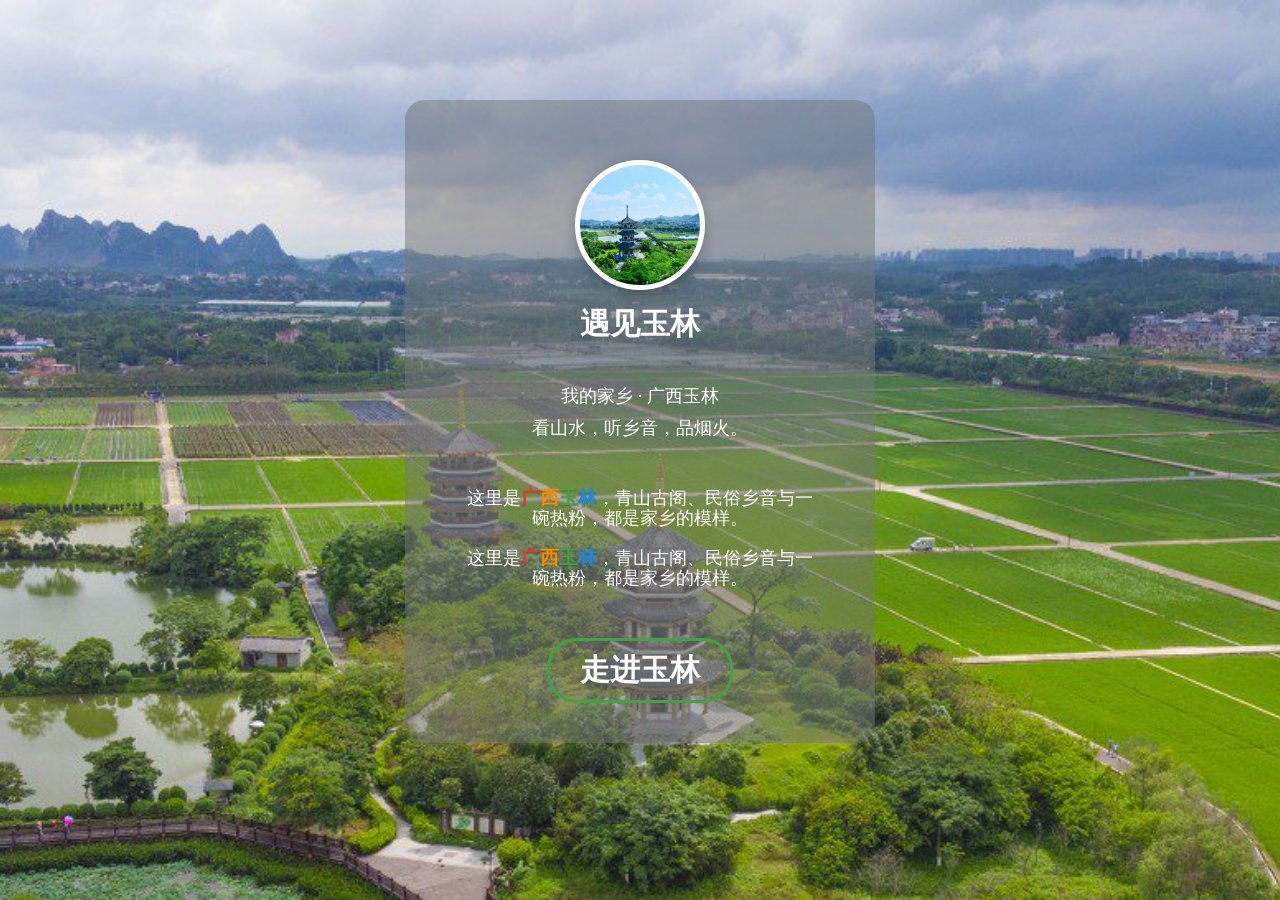
<file: index.html>
<!DOCTYPE html>
<html lang="zh-CN">
	<head>
		<meta charset="utf-8">
		<meta name="viewport" content="width=device-width, initial-scale=1">
		<title>遇见玉林 · 我的家乡广西玉林</title>
		<link rel="stylesheet" href="css/base.css" />
		<link rel="stylesheet" href="css/index.css" />
	</head>
	<body>
		<div id="bkground">
			<div class="my-information">
				<i role="img" aria-label="玉林五彩田园连理塔实景"></i>
				<h3>遇见玉林</h3>
				<h4>我的家乡 · 广西玉林</h4>
				<h5>看山水，听乡音，品烟火。</h5>
				<p>这里是<span class="colorful"><span>广</span><span>西</span><span>玉</span><span>林</span></span>，青山古阁、民俗乡音与一碗热粉，都是家乡的模样。<p style="background-color: rgba(1, 0, 0, 0);">这里是<span class="colorful"><span>广</span><span>西</span><span>玉</span><span>林</span></span>，青山古阁、民俗乡音与一碗热粉，都是家乡的模样。</p></p>
				<a href="./html/home.html">走进玉林</a>
			</div>
		</div>
	</body>
</html>
</file>
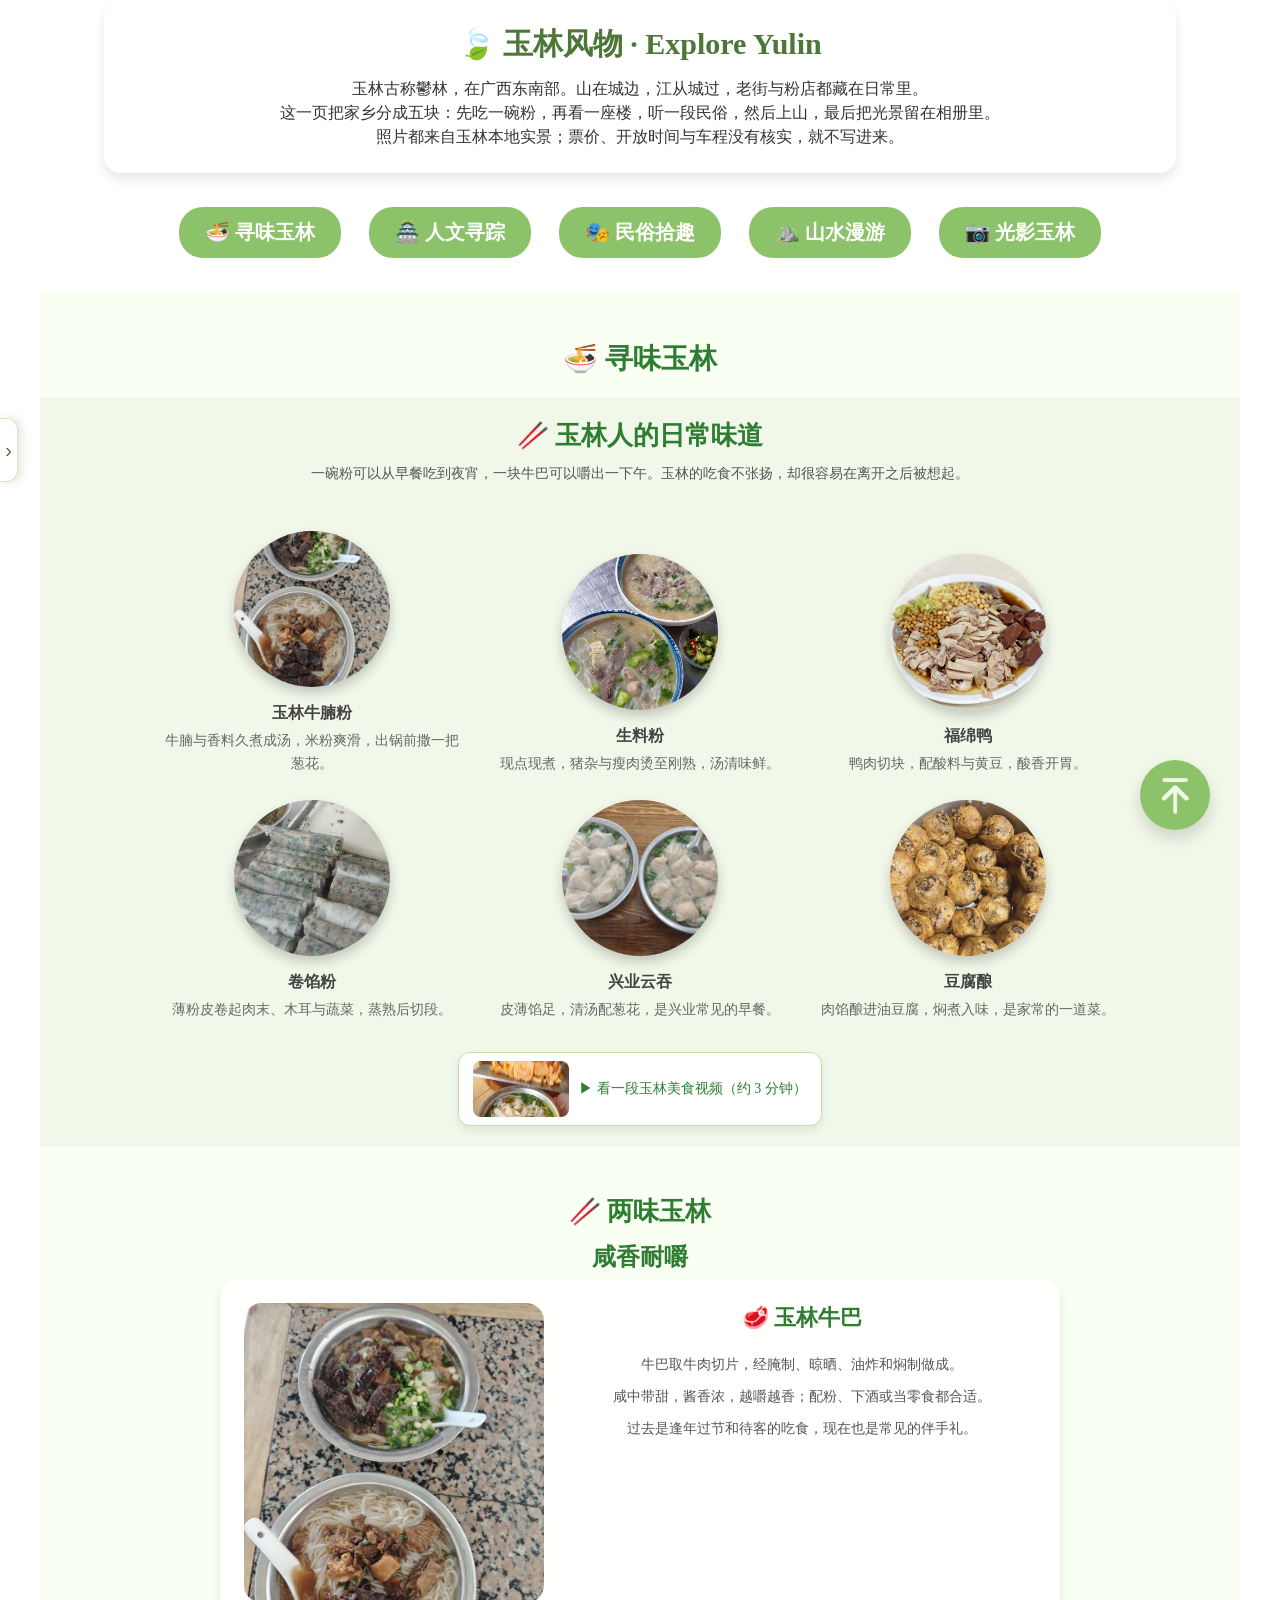
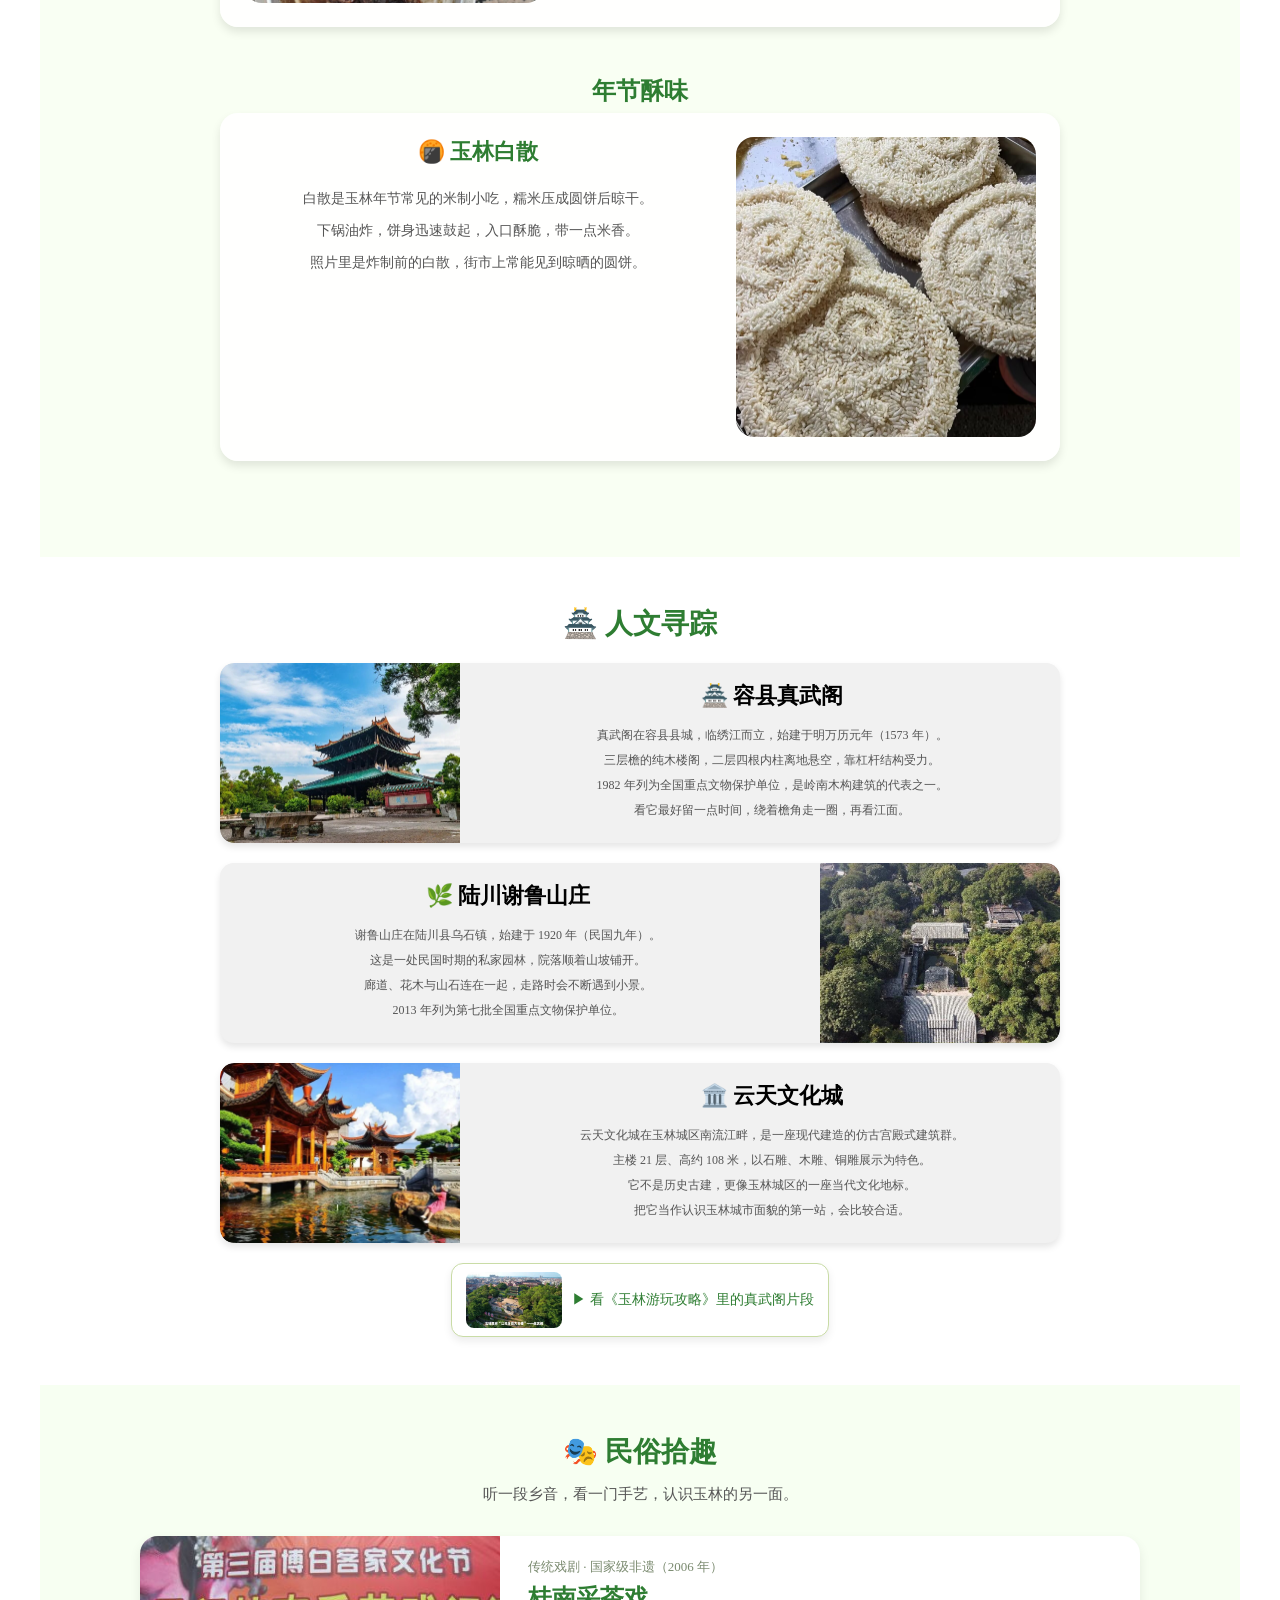
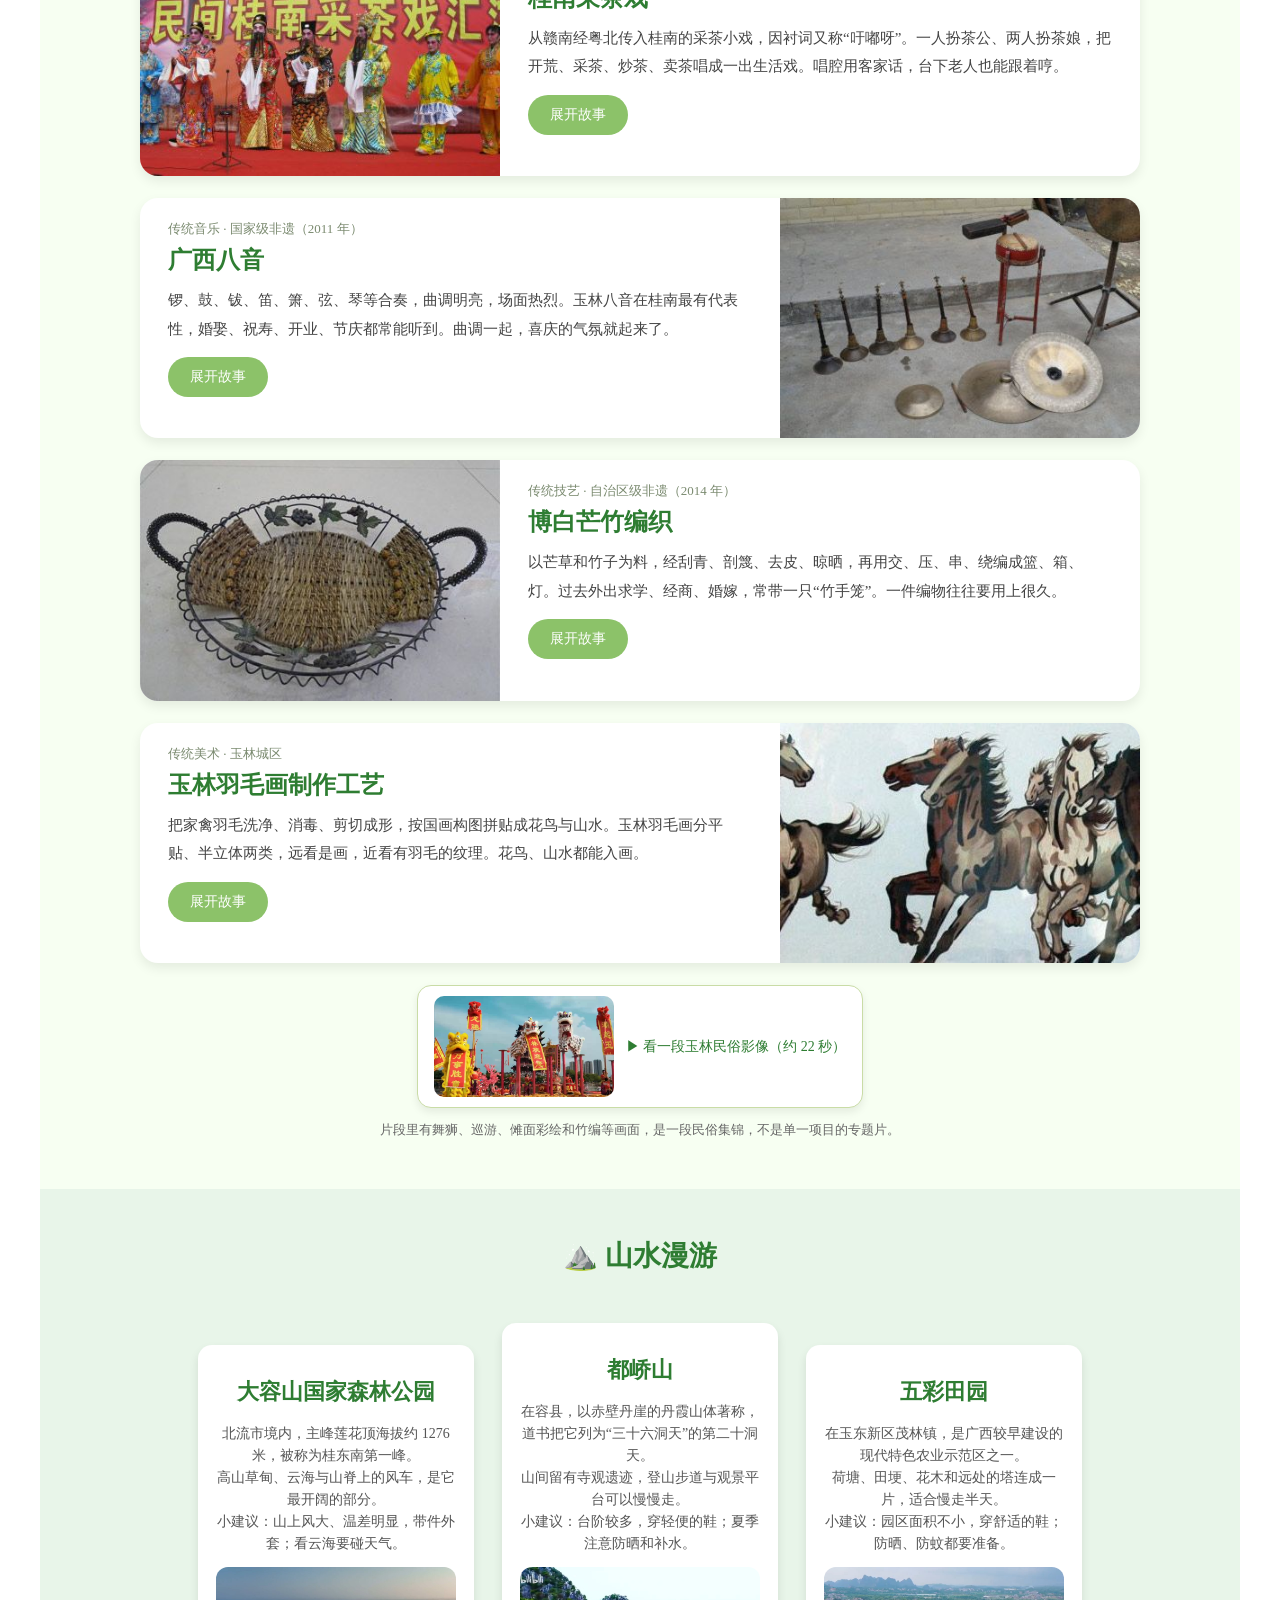
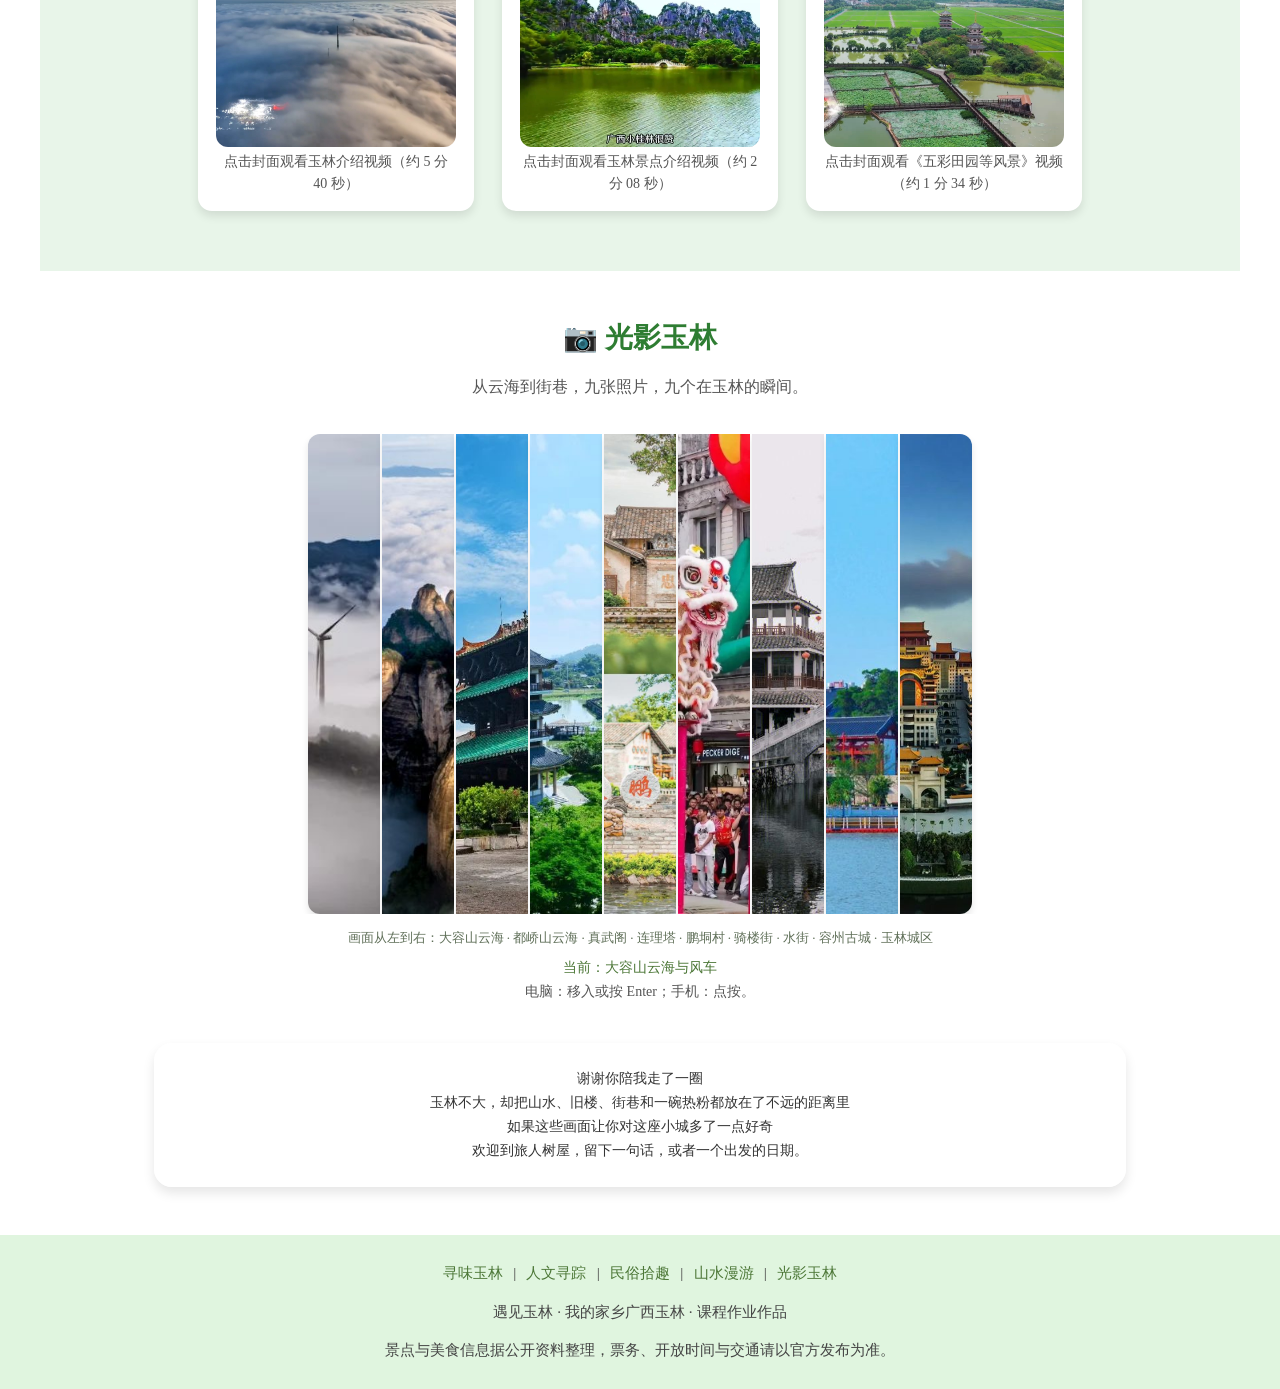
<file: html/detail.html>
<!DOCTYPE html>
<html lang="zh-CN">
	<head>
		<meta charset="utf-8">
		<meta name="viewport" content="width=device-width, initial-scale=1">
		<title>玉林风物 · 遇见玉林</title>
		<link rel="stylesheet" href="../css/base.css" />
		<link rel="stylesheet" href="../css/detail.css" />
	</head>
	<body>
		<div id="intro">
			<div class="intro-content">
				<h2>🍃 玉林风物 · Explore Yulin</h2>
				<p>玉林古称鬱林，在广西东南部。山在城边，江从城过，老街与粉店都藏在日常里。</p>
				<p>这一页把家乡分成五块：先吃一碗粉，再看一座楼，听一段民俗，然后上山，最后把光景留在相册里。</p>
				<p>照片都来自玉林本地实景；票价、开放时间与车程没有核实，就不写进来。</p>
			</div>
		</div>
		<!-- 页内导航 -->
		<div id="nav">
			<a href="#music">🍜 寻味玉林</a>
			<a href="#reading">🏯 人文寻踪</a>
			<a href="#folk">🎭 民俗拾趣</a>
			<a href="#sport">⛰️ 山水漫游</a>
			<a href="#photo">📷 光影玉林</a>
		</div>
		<!-- 寻味玉林：沿用原版圆图排列与旋转效果 -->
		<div id="music">
			<div class="main-content">
				<h2>🍜 寻味玉林</h2>
				<div class="cd-section">
					<h3>🥢 玉林人的日常味道</h3>
					<p class="cd-intro">一碗粉可以从早餐吃到夜宵，一块牛巴可以嚼出一下午。玉林的吃食不张扬，却很容易在离开之后被想起。</p>
					<div class="cd-list">
						<div class="cd-card">
							<img src="../img/yulin/玉林牛腩粉+牛巴.jpg" alt="玉林牛腩粉与牛巴" class="crop-bottom">
							<p class="song-title">玉林牛腩粉</p>
							<p class="song-desc">牛腩与香料久煮成汤，米粉爽滑，出锅前撒一把葱花。</p>
						</div>
						<div class="cd-card">
							<img src="../img/yulin/生料粉.jpg" alt="玉林生料粉">
							<p class="song-title">生料粉</p>
							<p class="song-desc">现点现煮，猪杂与瘦肉烫至刚熟，汤清味鲜。</p>
						</div>
						<div class="cd-card">
							<img src="../img/yulin/福绵鸭.jpg" alt="福绵鸭">
							<p class="song-title">福绵鸭</p>
							<p class="song-desc">鸭肉切块，配酸料与黄豆，酸香开胃。</p>
						</div>
						<div class="cd-card">
							<img src="../img/yulin/卷馅粉.jpg" alt="玉林卷馅粉">
							<p class="song-title">卷馅粉</p>
							<p class="song-desc">薄粉皮卷起肉末、木耳与蔬菜，蒸熟后切段。</p>
						</div>
						<div class="cd-card">
							<img src="../img/yulin/兴业云吞.jpg" alt="兴业云吞">
							<p class="song-title">兴业云吞</p>
							<p class="song-desc">皮薄馅足，清汤配葱花，是兴业常见的早餐。</p>
						</div>
						<div class="cd-card">
							<img src="../img/yulin/豆腐酿.jpg" alt="玉林豆腐酿">
							<p class="song-title">豆腐酿</p>
							<p class="song-desc">肉馅酿进油豆腐，焖煮入味，是家常的一道菜。</p>
						</div>
					</div>
					<p class="video-link">
						<a href="../img/yulin/玉林美食介绍.mp4" target="_blank" rel="noopener">
							<img src="../img/covers/food.jpg" alt="玉林美食视频的真实画面封面">
							<span>▶ 看一段玉林美食视频（约 3 分钟）</span>
						</a>
					</p>
				</div>
				<div class="singer-section">
					<h3>🥢 两味玉林</h3>
					<div class="left">
						<h4>咸香耐嚼</h4>
						<div class="singer-card">
							<img src="../img/yulin/玉林牛腩粉+牛巴.jpg" alt="玉林牛巴" class="crop-top">
							<div class="singer-text">
								<h5>🥩 玉林牛巴</h5>
								<p>牛巴取牛肉切片，经腌制、晾晒、油炸和焖制做成。</p>
								<p>咸中带甜，酱香浓，越嚼越香；配粉、下酒或当零食都合适。</p>
								<p>过去是逢年过节和待客的吃食，现在也是常见的伴手礼。</p>
							</div>
						</div>
					</div>
					<div class="right">
						<h4>年节酥味</h4>
						<div class="singer-card">
							<img src="../img/yulin/玉林白散.jpg" alt="玉林白散">
							<div class="singer-text">
								<h5>🍘 玉林白散</h5>
								<p>白散是玉林年节常见的米制小吃，糯米压成圆饼后晾干。</p>
								<p>下锅油炸，饼身迅速鼓起，入口酥脆，带一点米香。</p>
								<p>照片里是炸制前的白散，街市上常能见到晾晒的圆饼。</p>
							</div>
						</div>
					</div>
				</div>
			</div>
		</div>
		<!-- 人文寻踪：沿用原阅读区左右交错图文 -->
		<div id="reading">
			<div class="main-content">
				<h2>🏯 人文寻踪</h2>
				<div class="left">
					<div class="bookcard">
						<img src="../img/yulin/gallery-zhenwuge-detail.jpg" alt="容县真武阁" />
						<div class="card-text">
							<h3>🏯 容县真武阁</h3>
							<p>真武阁在容县县城，临绣江而立，始建于明万历元年（1573 年）。</p>
							<p>三层檐的纯木楼阁，二层四根内柱离地悬空，靠杠杆结构受力。</p>
							<p>1982 年列为全国重点文物保护单位，是岭南木构建筑的代表之一。</p>
							<p>看它最好留一点时间，绕着檐角走一圈，再看江面。</p>
						</div>
					</div>
				</div>
				<div class="right">
					<div class="bookcard">
						<img src="../img/yulin/xielushanzhuang-01.jpg" alt="陆川谢鲁山庄" class="img-top" />
						<div class="card-text">
							<h3>🌿 陆川谢鲁山庄</h3>
							<p>谢鲁山庄在陆川县乌石镇，始建于 1920 年（民国九年）。</p>
							<p>这是一处民国时期的私家园林，院落顺着山坡铺开。</p>
							<p>廊道、花木与山石连在一起，走路时会不断遇到小景。</p>
							<p>2013 年列为第七批全国重点文物保护单位。</p>
						</div>
					</div>
				</div>
				<div class="left">
					<div class="bookcard">
						<img src="../img/yulin/yuntian-01.jpg" alt="云天文化城" />
						<div class="card-text">
							<h3>🏛️ 云天文化城</h3>
							<p>云天文化城在玉林城区南流江畔，是一座现代建造的仿古宫殿式建筑群。</p>
							<p>主楼 21 层、高约 108 米，以石雕、木雕、铜雕展示为特色。</p>
							<p>它不是历史古建，更像玉林城区的一座当代文化地标。</p>
							<p>把它当作认识玉林城市面貌的第一站，会比较合适。</p>
						</div>
					</div>
				</div>
				<p class="media-link">
					<a href="../img/yulin/玉林游玩攻略.mp4" target="_blank" rel="noopener">
						<img src="../img/covers/zhenwuge.jpg" alt="真武阁航拍视频画面">
						<span>▶ 看《玉林游玩攻略》里的真武阁片段</span>
					</a>
				</p>
			</div>
		</div>
		<!-- 民俗拾趣：新增独立分区，位于人文与山水之间 -->
		<div id="folk">
			<div class="main-content">
				<h2>🎭 民俗拾趣</h2>
				<p class="folk-subtitle">听一段乡音，看一门手艺，认识玉林的另一面。</p>
				<div class="folk-list">
					<article class="folk-item">
						<div class="folk-media">
							<img src="../img/folk/caichaxi.jpg" alt="桂南采茶戏舞台演出">
						</div>
						<div class="folk-body">
							<p class="folk-meta">传统戏剧 · 国家级非遗（2006 年）</p>
							<h3>桂南采茶戏</h3>
							<p class="folk-summary">从赣南经粤北传入桂南的采茶小戏，因衬词又称“吁嘟呀”。一人扮茶公、两人扮茶娘，把开荒、采茶、炒茶、卖茶唱成一出生活戏。唱腔用客家话，台下老人也能跟着哼。</p>
							<div class="folk-more" id="folk-more-1" hidden>
								<p>桂南采茶戏属“三小戏”，以小生、小旦、小丑为主，也叫“三角班”。唱腔以客家话为主、地老话为辅，锣、鼓、钹、木鱼、唢呐、笛子和二胡一起伴奏。</p>
								<p>2006 年列入第一批国家级非物质文化遗产代表性项目名录，申报地区为博白县。</p>
							</div>
							<button class="folk-toggle" type="button" aria-expanded="false" aria-controls="folk-more-1">展开故事</button>
						</div>
					</article>
					<article class="folk-item">
						<div class="folk-media">
							<img src="../img/folk/bayin.jpg" alt="广西八音使用的锣、鼓、钹等乐器">
						</div>
						<div class="folk-body">
							<p class="folk-meta">传统音乐 · 国家级非遗（2011 年）</p>
							<h3>广西八音</h3>
							<p class="folk-summary">锣、鼓、钹、笛、箫、弦、琴等合奏，曲调明亮，场面热烈。玉林八音在桂南最有代表性，婚娶、祝寿、开业、节庆都常能听到。曲调一起，喜庆的气氛就起来了。</p>
							<div class="folk-more" id="folk-more-2" hidden>
								<p>广西八音又称“桂南八音”，主要流布于南宁、玉林、贵港、钦州、梧州、贺州等地。演奏以合奏为主，分坐奏与行奏；玉林一带还有软场、硬场之分。</p>
								<p>2011 年以“吹打（广西八音）”列入第三批国家级非物质文化遗产代表性项目名录（扩展项目），申报地区为玉林市。</p>
							</div>
							<button class="folk-toggle" type="button" aria-expanded="false" aria-controls="folk-more-2">展开故事</button>
						</div>
					</article>
					<article class="folk-item">
						<div class="folk-media">
							<img src="../img/folk/mangzhu.jpg" alt="博白芒竹编织的提篮">
						</div>
						<div class="folk-body">
							<p class="folk-meta">传统技艺 · 自治区级非遗（2014 年）</p>
							<h3>博白芒竹编织</h3>
							<p class="folk-summary">以芒草和竹子为料，经刮青、剖篾、去皮、晾晒，再用交、压、串、绕编成篮、箱、灯。过去外出求学、经商、婚嫁，常带一只“竹手笼”。一件编物往往要用上很久。</p>
							<div class="folk-more" id="folk-more-3" hidden>
								<p>博白芒竹编织的工序还包括剥芯、熏晒和防虫防潮处理。传统产品里，手提竹箱“竹手笼”最有代表性，结实耐用。</p>
								<p>2014 年列入广西壮族自治区第五批自治区级非物质文化遗产代表性项目名录。</p>
							</div>
							<button class="folk-toggle" type="button" aria-expanded="false" aria-controls="folk-more-3">展开故事</button>
						</div>
					</article>
					<article class="folk-item">
						<div class="folk-media">
							<img src="../img/folk/yumao.jpg" alt="玉林羽毛画奔马图">
						</div>
						<div class="folk-body">
							<p class="folk-meta">传统美术 · 玉林城区</p>
							<h3>玉林羽毛画制作工艺</h3>
							<p class="folk-summary">把家禽羽毛洗净、消毒、剪切成形，按国画构图拼贴成花鸟与山水。玉林羽毛画分平贴、半立体两类，远看是画，近看有羽毛的纹理。花鸟、山水都能入画。</p>
							<div class="folk-more" id="folk-more-4" hidden>
								<p>玉林羽毛画主要流传在玉林城区，明末清初已有民间艺人制作。制作要经过筛选、洗涤、消毒、杀菌、剪切、防蛀等工序，再借国画构图和木刻、雕塑、装饰手法完成。</p>
							</div>
							<button class="folk-toggle" type="button" aria-expanded="false" aria-controls="folk-more-4">展开故事</button>
						</div>
					</article>
				</div>
				<div class="folk-video">
					<a href="../video/民俗.mp4" target="_blank" rel="noopener">
						<img src="../img/covers/folk.jpg" alt="玉林民俗视频中的高桩舞狮画面">
						<span>▶ 看一段玉林民俗影像（约 22 秒）</span>
					</a>
					<p>片段里有舞狮、巡游、傩面彩绘和竹编等画面，是一段民俗集锦，不是单一项目的专题片。</p>
				</div>
			</div>
		</div>
		<!-- 山水漫游：沿用原运动区三栏与“点图看视频” -->
		<div id="sport">
			<div class="main-content">
				<h2>⛰️ 山水漫游</h2>
				<div class="sport-row">
					<div class="sport-box">
						<h3>大容山国家森林公园</h3>
						<p>北流市境内，主峰莲花顶海拔约 1276 米，被称为桂东南第一峰。</p>
						<p>高山草甸、云海与山脊上的风车，是它最开阔的部分。</p>
						<p>小建议：山上风大、温差明显，带件外套；看云海要碰天气。</p>
						<a href="../img/yulin/玉林介绍视频.mp4" target="_blank" rel="noopener">
							<img src="../img/covers/darongshan.jpg" alt="大容山云海视频封面">
						</a>
						<p class="tip">点击封面观看玉林介绍视频（约 5 分 40 秒）</p>
					</div>
					<div class="sport-box">
						<h3>都峤山</h3>
						<p>在容县，以赤壁丹崖的丹霞山体著称，道书把它列为“三十六洞天”的第二十洞天。</p>
						<p>山间留有寺观遗迹，登山步道与观景平台可以慢慢走。</p>
						<p>小建议：台阶较多，穿轻便的鞋；夏季注意防晒和补水。</p>
						<a href="../img/yulin/玉林景点介绍.mp4" target="_blank" rel="noopener">
							<img src="../img/covers/duqiaoshan.jpg" alt="都峤山丹霞山体与玻璃桥视频封面">
						</a>
						<p class="tip">点击封面观看玉林景点介绍视频（约 2 分 08 秒）</p>
					</div>
					<div class="sport-box">
						<h3>五彩田园</h3>
						<p>在玉东新区茂林镇，是广西较早建设的现代特色农业示范区之一。</p>
						<p>荷塘、田埂、花木和远处的塔连成一片，适合慢走半天。</p>
						<p>小建议：园区面积不小，穿舒适的鞋；防晒、防蚊都要准备。</p>
						<a href="../img/yulin/五彩田园等风景.mp4" target="_blank" rel="noopener">
							<img src="../img/covers/wucaitianyuan.jpg" alt="五彩田园荷塘与田埂">
						</a>
						<p class="tip">点击封面观看《五彩田园等风景》视频（约 1 分 34 秒）</p>
					</div>
				</div>
			</div>
		</div>
		<!-- 光影玉林：沿用原摄影区手风琴相册 -->
		<div id="photo">
			<div class="main-content">
				<h2>📷 光影玉林</h2>
				<p class="photo-intro">从云海到街巷，九张照片，九个在玉林的瞬间。</p>
				<div class="photo-album">
					<img src="../img/yulin/gallery-darongshan-cloud.jpg" alt="大容山云海与风车" title="大容山云海与风车" data-caption="大容山云海与风车" />
					<img src="../img/yulin/gallery-duqiao-cloud.jpg" alt="都峤山云海" title="都峤山云海" data-caption="都峤山云海" />
					<img src="../img/yulin/gallery-zhenwuge-detail.jpg" alt="容县真武阁" title="容县真武阁" data-caption="容县真武阁" />
					<img src="../img/yulin/gallery-lianlita.jpg" alt="五彩田园连理塔" title="五彩田园连理塔" data-caption="五彩田园连理塔" />
					<img src="../img/yulin/gallery-pengdong.jpg" alt="鹏垌村的老墙与村口" title="鹏垌村的老墙与村口" data-caption="鹏垌村的老墙与村口" />
					<img src="../img/yulin/gallery-qilou.jpg" alt="玉林骑楼街的舞狮" title="玉林骑楼街的舞狮" data-caption="玉林骑楼街的舞狮" />
					<img src="../img/yulin/gallery-shuijie.jpg" alt="玉林水街" title="玉林水街" data-caption="玉林水街" />
					<img src="../img/yulin/gallery-rongzhou.jpg" alt="容州古城与绣江" title="容州古城与绣江" data-caption="容州古城与绣江" />
					<img src="../img/yulin/hero-yulin.jpg" alt="玉林城区全景" title="玉林城区全景" data-caption="玉林城区全景" />
				</div>
				<p class="photo-legend">画面从左到右：大容山云海 · 都峤山云海 · 真武阁 · 连理塔 · 鹏垌村 · 骑楼街 · 水街 · 容州古城 · 玉林城区</p>
				<p class="photo-caption" id="photoCaption">把鼠标移到照片上，或点按照片，查看地点说明。</p>
				<p class="tip">电脑：移入或按 Enter；手机：点按。</p>
			</div>
		</div>
		<!-- 结束语 -->
		<div id="end">
			<p>谢谢你陪我走了一圈</p>
			<p>玉林不大，却把山水、旧楼、街巷和一碗热粉都放在了不远的距离里</p>
			<p>如果这些画面让你对这座小城多了一点好奇</p>
			<p>欢迎到旅人树屋，留下一句话，或者一个出发的日期。</p>
		</div>
		<!-- 左侧悬浮导航 -->
		<div class="box">
			<button class="box-toggle" type="button" aria-expanded="false" aria-controls="sideNav">导航</button>
			<div id="sideNav" class="box-links">
				<a href="../index.html">初见玉林</a>
				<a href="home.html">漫游玉林</a>
				<a href="detail.html" class="active">玉林风物</a>
				<a href="message.html">旅人树屋</a>
			</div>
		</div>
		<!-- 右下返回顶部 -->
		<div class="box-right">
			<a href="#intro" aria-label="返回顶部"></a>
		</div>
		<!-- 尾部 -->
		<div id="footer">
			<p>
				<a href="#music">寻味玉林</a> |
				<a href="#reading">人文寻踪</a> |
				<a href="#folk">民俗拾趣</a> |
				<a href="#sport">山水漫游</a> |
				<a href="#photo">光影玉林</a>
			</p>
			<p>遇见玉林 · 我的家乡广西玉林 · 课程作业作品</p>
			<p>景点与美食信息据公开资料整理，票务、开放时间与交通请以官方发布为准。</p>
		</div>
		<script src="../js/common.js"></script>
		<script src="../js/detail.js"></script>
		<script src="../js/folk.js"></script>
	</body>
</html>
</file>
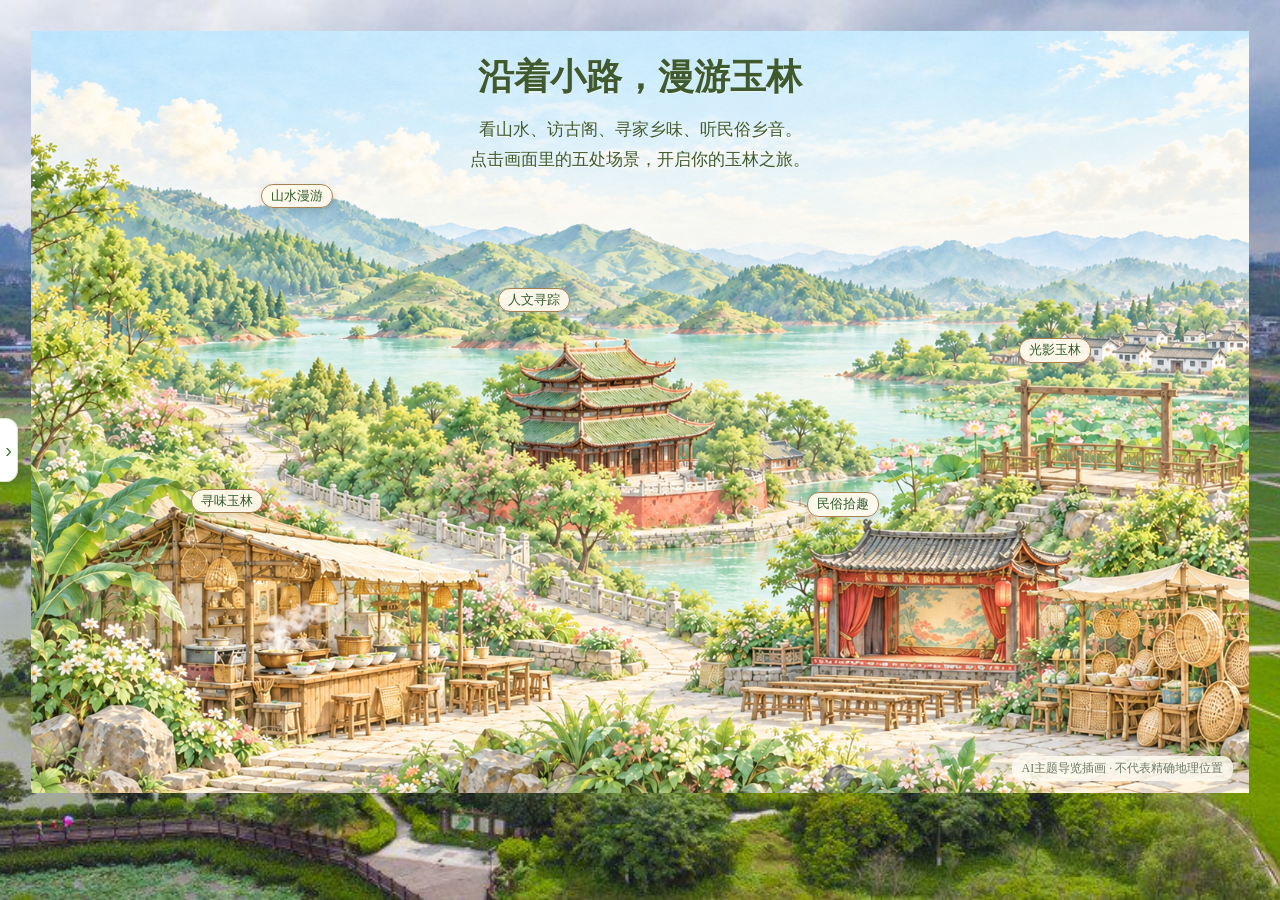
<file: html/home.html>
<!DOCTYPE html>
<html lang="zh-CN">
	<head>
		<meta charset="utf-8">
		<meta name="viewport" content="width=device-width, initial-scale=1">
		<title>漫游玉林 · 遇见玉林</title>
		<link rel="stylesheet" href="../css/base.css" />
		<link rel="stylesheet" href="../css/home.css" />
	</head>
	<body class="page-roam">
		<div id="main-body">
			<!-- 电脑与手机分别使用同画风的横、竖版插画；文字入口独立于图片 -->
			<div class="scene">
				<div class="scene-art">
				<picture>
					<source media="(max-width: 820px)" type="image/webp" srcset="../img/scene/yulin-scene-mobile-light-green-v1.webp" />
					<source media="(max-width: 820px)" srcset="../img/scene/yulin-scene-mobile-light-green-v1.png" />
					<img class="scene-bg" src="../img/scene/yulin-guide-light-green-v3.png" alt="AI主题导览插画：青山湖面、楼阁、米粉摊、民俗戏台与竹编摊、木制取景框" />
				</picture>

				<a href="detail.html#sport" class="sport" aria-label="山水漫游">
					<img src="../img/icons/nature.svg" alt="山水的图标">
					<span class="entry-label">山水漫游</span>
				</a>
				<a href="detail.html#reading" class="reading" aria-label="人文寻踪">
					<img src="../img/icons/culture.svg" alt="楼阁的图标">
					<span class="entry-label">人文寻踪</span>
				</a>
				<a href="detail.html#music" class="music" aria-label="寻味玉林">
					<img src="../img/icons/food.svg" alt="一碗热粉的图标">
					<span class="entry-label">寻味玉林</span>
				</a>
				<a href="detail.html#folk" class="folk" aria-label="民俗拾趣">
					<img src="../img/icons/folk.svg" alt="民俗戏台的图标">
					<span class="entry-label">民俗拾趣</span>
				</a>
				<a href="detail.html#photo" class="photo" aria-label="光影玉林">
					<img src="../img/icons/light.svg" alt="相机的图标">
					<span class="entry-label">光影玉林</span>
				</a>
				</div>
				<p class="scene-note">AI主题导览插画 · 不代表精确地理位置</p>
			</div>

			<!-- 介绍：电脑端覆盖在场景上方，手机端排在场景之前 -->
			<div class="my-content">
				<div class="my-information">
					<h2>沿着小路，漫游玉林</h2>
					<p>看山水、访古阁、寻家乡味、听民俗乡音。</p>
					<p>点击画面里的五处场景，开启你的玉林之旅。</p>
				</div>
			</div>
		</div>
		<div class="box">
			<button class="box-toggle" type="button" aria-expanded="false" aria-controls="sideNav">导航</button>
			<div id="sideNav" class="box-links">
				<a href="../index.html">初见玉林</a>
				<a href="home.html" class="active">漫游玉林</a>
				<a href="detail.html">玉林风物</a>
				<a href="message.html">旅人树屋</a>
			</div>
		</div>
		<script src="../js/common.js"></script>
	</body>
</html>
</file>
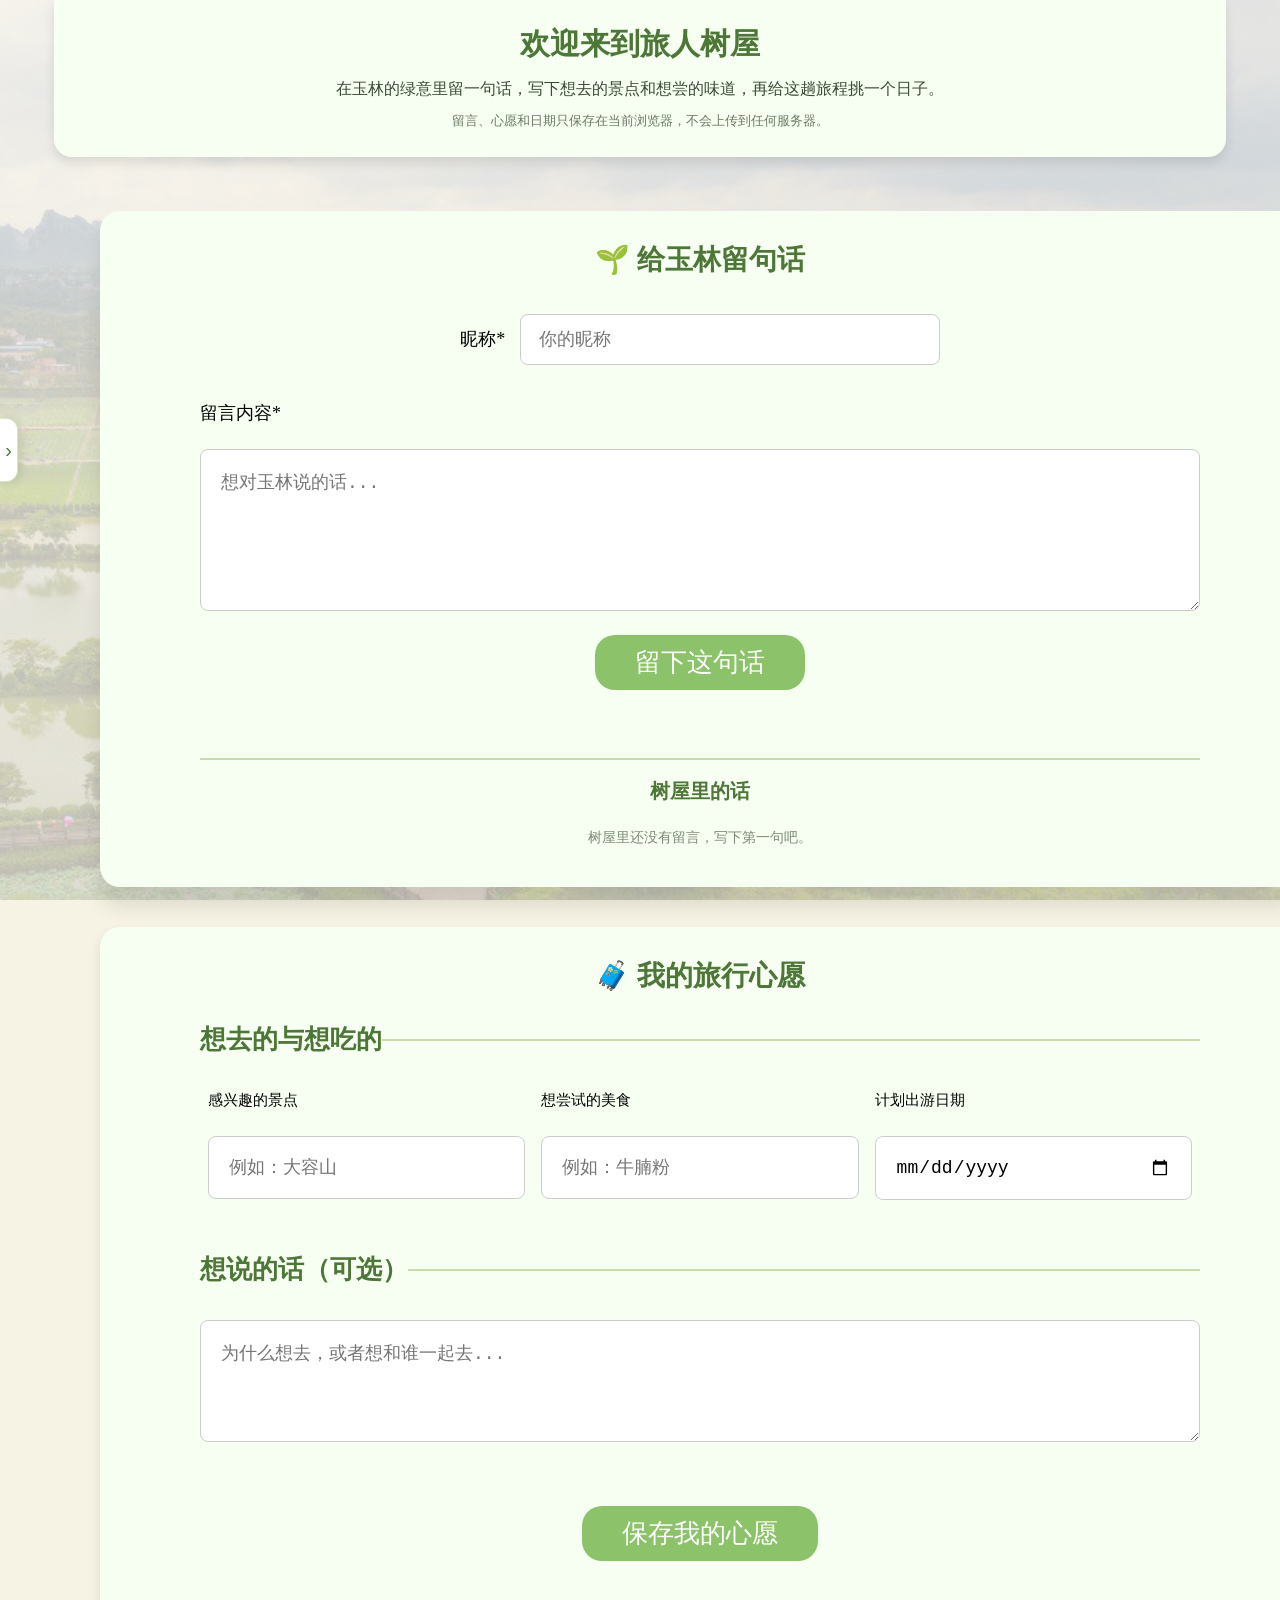
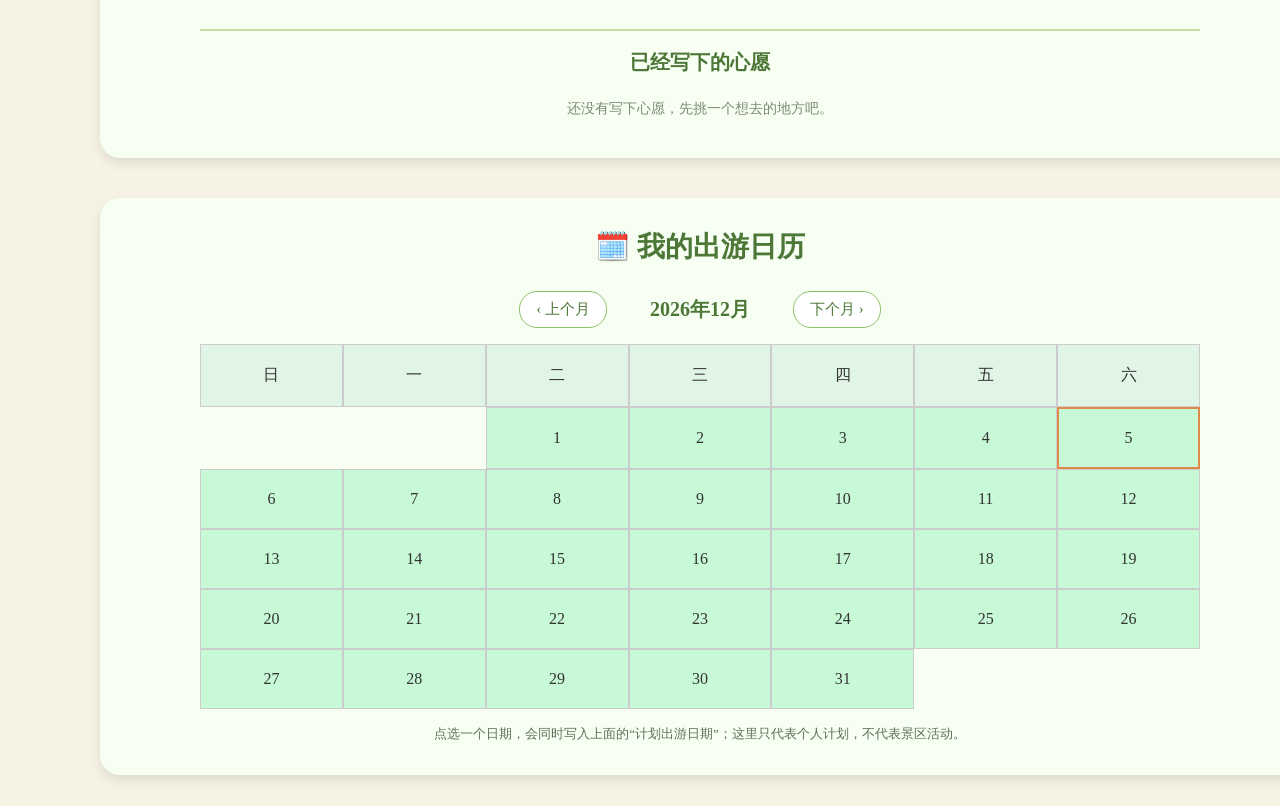
<file: html/message.html>
<!DOCTYPE html>
<html lang="zh-CN">
	<head>
		<meta charset="utf-8">
		<meta name="viewport" content="width=device-width, initial-scale=1">
		<title>旅人树屋 · 遇见玉林</title>
		<link rel="stylesheet" href="../css/base.css" />
		<link rel="stylesheet" href="../css/message.css" />
	</head>
	<body>
		<div id="header">
			<div class="message-header">
				<h1>欢迎来到旅人树屋</h1>
				<p>在玉林的绿意里留一句话，写下想去的景点和想尝的味道，再给这趟旅程挑一个日子。</p>
				<p class="storage-note">留言、心愿和日期只保存在当前浏览器，不会上传到任何服务器。</p>
			</div>
		</div>
		<!-- 给玉林留句话 -->
		<div id="board1">
			<div class="form-section">
				<h2>🌱 给玉林留句话</h2>
				<form class="message-form" id="messageForm">
					<div class="block1">
						<label for="user">昵称*</label>
						<input id="user" type="text" maxlength="20" placeholder="你的昵称" required="required" />
					</div>
					<div class="block2">
						<label for="messageText">留言内容*</label>
						<textarea id="messageText" placeholder="想对玉林说的话..." rows="6" maxlength="300" required="required"></textarea>
					</div>
					<div class="submit">
						<button type="submit">留下这句话</button>
					</div>
					<p class="form-hint" id="messageHint" role="status"></p>
				</form>
				<div class="saved-block">
					<h3>树屋里的话</h3>
					<div class="note-list" id="messageList"></div>
				</div>
			</div>
		</div>
		<!-- 我的旅行心愿 -->
		<div id="board2">
			<div class="form-section">
				<h2>🧳 我的旅行心愿</h2>
				<form class="info-form wish-form" id="wishForm">
					<div class="form1">
						<fieldset>
							<legend>想去的与想吃的</legend>
							<div class="block1">
								<label for="wishSpot">感兴趣的景点</label>
								<input id="wishSpot" type="text" maxlength="30" placeholder="例如：大容山" />
							</div>
							<div class="block1">
								<label for="wishFood">想尝试的美食</label>
								<input id="wishFood" type="text" maxlength="30" placeholder="例如：牛腩粉" />
							</div>
							<div class="block1">
								<label for="wishDate">计划出游日期</label>
								<input id="wishDate" type="date" />
							</div>
						</fieldset>
					</div>
					<div class="form3">
						<fieldset>
							<legend>想说的话（可选）</legend>
							<textarea id="wishNote" placeholder="为什么想去，或者想和谁一起去..." rows="4" maxlength="200"></textarea>
						</fieldset>
					</div>
					<div class="submit">
						<button type="submit">保存我的心愿</button>
					</div>
					<p class="form-hint" id="wishHint" role="status"></p>
				</form>
				<div class="saved-block">
					<h3>已经写下的心愿</h3>
					<div class="note-list" id="wishList"></div>
				</div>
			</div>
		</div>
		<!-- 出游日历 -->
		<div id="date">
			<div class="calendar-section">
				<h2>🗓️ 我的出游日历</h2>
				<div class="calendar-head">
					<button type="button" id="prevMonth">‹ 上个月</button>
					<span id="calendarTitle">2026年10月</span>
					<button type="button" id="nextMonth">下个月 ›</button>
				</div>
				<table class="calendar-table">
					<thead>
						<tr><td>日</td><td>一</td><td>二</td><td>三</td><td>四</td><td>五</td><td>六</td></tr>
					</thead>
					<tbody id="calendarBody"></tbody>
				</table>
				<p class="calendar-note" id="calendarNote">点选一个日期，会同时写入上面的“计划出游日期”；这里只代表个人计划，不代表景区活动。</p>
			</div>
		</div>
		<!-- 悬浮导航 -->
		<div class="box">
			<button class="box-toggle" type="button" aria-expanded="false" aria-controls="sideNav">导航</button>
			<div id="sideNav" class="box-links">
				<a href="../index.html">初见玉林</a>
				<a href="home.html">漫游玉林</a>
				<a href="detail.html">玉林风物</a>
				<a href="message.html" class="active">旅人树屋</a>
			</div>
		</div>
		<script src="../js/common.js"></script>
		<script src="../js/message.js"></script>
	</body>
</html>
</file>
<file: css/base.css>
/* 公共样式 */
html,body,ul,li,ol,dl,dd,dt,p,h1,h2,h3,h4,h5,h6,form,fieldset,legend,img{
	margin: 0;
	padding: 0;
}
li{
	list-style: none;
}
a{
	text-decoration: none;
	color: #89898b;
}
i,em{
	font-style: normal;
}
b,strong{
	font-weight: normal;
}
/* 高度坍塌 */
.clearfix:after,
.clearfix:before{
	content: "";
	display: block;
	clear: both;
	overflow: hidden;
	visibility: hidden;
	height: 0;
}
/* 以上均为通用设置 */

/* 左侧固定悬浮框 */
.box {
	width: 180px;
	position: fixed;
	left: 20px;
	top: 270px;
	z-index: 99;
	background-color: #8cc269;
	border-radius: 15px;
	box-shadow: 0 8px 15px rgba(0, 0, 0, 0.15);
	padding: 10px 0;
	text-align: center;
}
.box a {
	display: block;
	padding: 15px 0;
	margin: 10px 15px;
	color: #fff;
	text-decoration: none;
	font-size: 24px;
	border-radius: 15px;
	background-color: rgba(255, 255, 255, 0.1);
	transition: background-color 0.3s, transform 0.2s;
}
.box a:active{
	background-color: #ffffff;
	color: #8cc269;
	transform: scale(1.05);
	font-weight: bold;
}
.box a:hover {
	background-color: #ffffff;
	color: #8cc269;
	transform: scale(1.05);
	font-weight: bold;
}
/* 当前页面对应的按钮持续高亮 */
.box a.active {
	background-color: #ffffff;
	color: #8cc269;
	font-weight: bold;
}
/* 电脑端自动隐藏导航：由 common.js 加 nav-ready，避免脚本失效时导航消失 */
@media (min-width: 821px) {
	.box {
		transition: left 0.32s ease;
	}
	.nav-ready .box {
		left: -200px;
	}
	.nav-ready .box.nav-open {
		left: 20px;
	}
}
/* 手机端导航开关，电脑端不显示 */
.box-toggle {
	display: none;
}
/* 导航隐藏后的白色边缘提示：不能完全消失 */
.nav-edge{
	display: none;
}
@media (min-width: 821px) {
	.nav-edge{
		display: flex;
		position: fixed;
		left: 0;
		top: 50%;
		transform: translateY(-50%);
		width: 18px;
		height: 64px;
		align-items: center;
		justify-content: center;
		padding: 0;
		background-color: #ffffff;
		border: 1px solid #d8e8c6;
		border-left: 0;
		border-radius: 0 12px 12px 0;
		box-shadow: 3px 0 10px rgba(70, 80, 50, 0.16);
		color: #4c7737;
		font-size: 20px;
		line-height: 1;
		cursor: pointer;
		z-index: 100;
		transition: width 0.2s ease, opacity 0.2s ease, transform 0.2s ease;
	}
	.nav-edge:hover,
	.nav-edge:focus-visible{
		width: 24px;
		color: #8cc269;
		outline: none;
		background-color: #fffdf4;
	}
	.nav-edge.is-open{
		opacity: 0;
		pointer-events: none;
		transform: translate(-20px, -50%);
	}
}
@media (max-width: 820px) {
	.nav-edge{
		display: none;
	}
}
/* 右侧固定悬浮框 */
.box-right {
	width: 70px;
	height: 70px;
	position: fixed;
	right: 70px;
	bottom: 70px;
	z-index: 99;
	background: url(../img/返回顶部.png) no-repeat;
	background-size: 75px;
	background-position-x: -2px;
	background-position-y: -2px;
	border-radius: 70px;
	box-shadow: 0 8px 16px rgba(0, 0, 0, 0.15);
}
.box-right:hover{
	background-position-y: -80px;
}
.box-right a{
	display: block;
	width: 70px;
	height: 70px;
}

/* 尾部固定尾页 */
#footer {
	width: 100%;
	text-align: center;
	font-size: 1vw;
	background-color: #e0f5df;
	padding: 1.5vw 0;
	margin-top: 3vw;
	color: #444;
	line-height: 2vw;
}
#footer a {
	font-size: 1.2vw;
	color: #4c7737;
	text-decoration: none;
	margin: 0 0.5vw;
}
#footer a:hover {
  text-decoration: underline;
}
#footer p{
	line-height: 3vw;
	font-size: 1.2vw;
}

/* ================= 手机适配：只影响窄屏，不改变电脑端原版侧栏 ================= */
@media (max-width: 820px) {
	.box {
		width: auto;
		left: 12px;
		top: 12px;
		padding: 0;
		background: transparent;
		box-shadow: none;
	}
	.box-toggle {
		display: block;
		padding: 9px 18px;
		font-size: 15px;
		font-family: "微软雅黑";
		color: #ffffff;
		background-color: #8cc269;
		border: 2px solid #ffffff;
		border-radius: 20px;
		box-shadow: 0 6px 12px rgba(0, 0, 0, 0.18);
		cursor: pointer;
	}
	.box-links {
		display: none;
		margin-top: 8px;
		background-color: #8cc269;
		border-radius: 15px;
		box-shadow: 0 8px 15px rgba(0, 0, 0, 0.15);
		padding: 8px 0;
	}
	.box.open .box-links {
		display: block;
	}
	.box a {
		margin: 6px 10px;
		padding: 10px 0;
		font-size: 16px;
	}
	.box-right {
		width: 54px;
		height: 54px;
		right: 12px;
		bottom: 16px;
		background-size: 58px;
		background-position-x: -2px;
		background-position-y: -2px;
	}
	.box-right a {
		width: 54px;
		height: 54px;
	}
	.box-right:hover {
		background-position-y: -2px;
	}
	#footer {
		width: auto;
		padding: 16px 12px;
		margin-top: 24px;
	}
	#footer p,
	#footer a {
		font-size: 12px;
		line-height: 1.8;
	}
}
</file>
<file: css/index.css>
body {
	margin: 0;
	padding: 0;
	font-family: "微软雅黑";
	/* 与旅人树屋同一张实景图，但不加米白遮罩，保持原图颜色 */
	background-color: #f7f3e4;
	background-image: url("../img/yulin/wucaitianyuan-01.jpg");
	background-repeat: no-repeat;
	background-position: center 55%;
	background-size: cover;
	background-attachment: fixed;
	min-height: 100vh;
	overflow-x: hidden;
}
#bkground{
	padding-top: 100px;
	text-align: center;
}
#bkground .my-information{
	width: 450px;
	height: auto;
	margin: 0 auto;
	padding: 130px 10px 40px 10px;
	position: relative;
	/* 设置透明度(最后一个参数) */
	background: rgba(116, 120, 122, 0.5);
	border-radius: 20px;
}
#bkground .my-information i{
	background: url(../img/yulin/gallery-lianlita.jpg) no-repeat center center;
	background-size: cover;
	width: 120px;
	height: 120px;
	display: inline-block;
	border-radius: 50%;
	border: 5px solid white;
	margin-top: -70px;
	box-shadow: 0 6px 14px rgba(0, 0, 0, 0.25);
}
#bkground .my-information h3{
	font-size: 30px;
	color: white;
	font-weight: 700;
	line-height: 60px;
}
#bkground .my-information h4{
	font-size: 18px;
	color: white;
	font-weight: 400;
	padding-top: 30px;
} 
#bkground .my-information h5{
	font-size: 18px;
	font-weight: 400;
	color: white;
	line-height: 40px;
	padding-bottom: 20px;
} 
#bkground .my-information p{
	font-size: 18px;
	line-height: 20px;
	width: 80%;
	color: white;
	text-align: center;
	margin: 20px auto;
}
/* “广西玉林”四个字沿用红、橙、绿、蓝强调色，其余文字保持白色 */
#bkground .my-information p .colorful{
	display: inline-block;
	font-size: 19px;
	font-weight: 700;
	text-shadow: 0 1px 1px rgba(0, 0, 0, 0.22);
}
#bkground .my-information p .colorful span:nth-child(1){
	color: #e53935;
}
#bkground .my-information p .colorful span:nth-child(2){
	color: #fb8c00;
}
#bkground .my-information p .colorful span:nth-child(3){
	color: #43a047;
}
#bkground .my-information p .colorful span:nth-child(4){
	color: #1e88e5;
}
#bkground .my-information a {
  display: inline-block;
  font-size: 30px;
  font-weight: bold;
  color: white;
  border: 3px solid #43a047;
  border-radius: 30px;
  padding: 9px 30px;
  margin-top: 30px;
  text-decoration: none;
  transition: all 0.3s ease;
}
#bkground .my-information a:hover {
  background-color: white;
  color: #8cc269;
  transform: scale(1.05);
}

/* 手机端：保持封面构图，只收紧尺寸 */
@media (max-width: 820px) {
	body {
		/* 原图直接显示，不做泛白遮罩 */
		background-attachment: scroll;
		background-position: center 48%;
		min-height: 100vh;
	}
	#bkground {
		padding: 6px 16px 40px;
	}
	#bkground .my-information {
		width: auto;
		max-width: 420px;
		padding: 84px 18px 28px 18px;
		/* 稍加深介绍框，模糊图片顶部的原片文字并保证白字清楚 */
		background-color: rgba(28, 46, 32, 0.92);
		border: 1px solid rgba(255, 255, 255, 0.22);
		-webkit-backdrop-filter: blur(4px);
		backdrop-filter: blur(4px);
	}
	#bkground .my-information i {
		width: 96px;
		height: 96px;
		margin-top: -56px;
	}
	#bkground .my-information h3 {
		font-size: 26px;
		line-height: 40px;
	}
	#bkground .my-information h4 {
		font-size: 15px;
		padding-top: 12px;
	}
	#bkground .my-information h5 {
		font-size: 14px;
		line-height: 24px;
		padding-bottom: 10px;
	}
	#bkground .my-information p {
		font-size: 14px;
		line-height: 24px;
		width: 90%;
		margin: 12px auto;
	}
	#bkground .my-information a {
		font-size: 20px;
		padding: 8px 26px;
		margin-top: 18px;
	}
}
</file>
<file: css/detail.css>
*{	
	padding: 0;
	margin: 0;
}
#intro {
	width: 100%;
}
#intro .intro-content {
	width: 1000px;
	margin: 0 auto 34px;
	padding: 24px 36px;
	background-color: rgba(255, 255, 255, 0.85);
	border-radius: 18px;
	font-family: "微软雅黑";
	box-shadow: 0 6px 12px rgba(0,0,0,0.1);
	color: #333;
	text-align: center;
}
#intro .intro-content h2 {
	color: #4c7737;
	font-size: 30px;
	margin-bottom: 12px;
}
#intro .intro-content p{
	line-height: 24px;
	font-size: 16px;
}

#nav {
	text-align: center;
	margin: 34px auto;
	width: 1200px;
}
#nav a {
	display: inline-block;
	margin: 0 12px;
	padding: 12px 26px;
	background-color: #8cc269;
	/* 圆角按钮，半圆形效果 */
	border-radius: 24px;
	color: white;
	font-weight: bold;
	font-size: 20px;
}
#nav a:hover {
	background-color: #6eaf4b;
}

#music{
	width: 1200px;
	margin: 0 auto;
	padding: 48px 0;
	background-color: #f9fff3; /* 默认背景色 */
}
#music .main-content h2 {
	font-size: 28px;
	text-align: center;
	margin-bottom: 20px;
	color: #2e7d32;
}
#music .main-content .cd-section {
	text-align: center;
	padding: 20px 0;
	background-color: #f1f8e9; /* 柔绿 */
}
#music .main-content .cd-section h3 {
	font-size: 26px;
	color: #2e7d32;
	margin-bottom: 12px;
}
#music .main-content .cd-section .cd-intro {
	font-size: 14px;
	margin-bottom: 36px;
	color: #555;
	font-family: "微软雅黑";
}
#music .main-content .cd-section .cd-list {
	width: 1200px;
	text-align: center;
}
#music .main-content .cd-section .cd-list .cd-card {
	display: inline-block;
	width: 300px;
	margin: 12px;
}
#music .main-content .cd-section .cd-list .cd-card img {
	width: 156px;
	height: 156px;
	/* 圆形效果 */
	border-radius: 50%;
	box-shadow: 0 6px 12px rgba(0, 0, 0, 0.2);
	/* 最后添加动画 */
	transition: transform 9s ease-in-out;
}
#music .main-content .cd-section .cd-list .cd-card img:hover {
	/* 最后添加动画 */
	transform: rotate(360deg);
}
#music .main-content .cd-section .cd-list .cd-card .song-title {
	margin-top: 12px;
	font-size: 16px;
	font-weight: bold;
	color: #444;
}
#music .main-content .cd-section .cd-list .cd-card .song-desc {
	font-size: 13.5px;
	line-height: 1.7;
	color: #666;
	margin-top: 6px;
}
#music .main-content .singer-section {
	padding-top: 48px;
	text-align: center;
}
#music .main-content .singer-section h3 {
	font-size: 26px;
	color: #2e7d32;
	margin-bottom: 12px;
}
#music .main-content .singer-section h4 {
	font-size: 24px;
	color: #2e7d32;
	text-align: center;
}
#music .main-content .singer-section .singer-card {
	width: 840px;
	margin: 6px auto 48px;
	background-color: rgba(255, 255, 255, 0.95);
	border-radius: 18px;
	box-shadow: 0 5px 10px rgba(0, 0, 0, 0.1);
	overflow: hidden;
}
#music .main-content .singer-section .left .singer-card img {
	float: left;
	width: 300px;
	height: 300px;
	border-radius: 18px;
	margin: 24px;
}
#music .main-content .singer-section .right .singer-card img {
	float: right;
	width: 300px;
	height: 300px;
	border-radius: 18px;
	margin: 24px;
}
#music .main-content .singer-section .singer-card .singer-text {
	padding: 24px;
	font-family: "微软雅黑";
}
#music .main-content .singer-section .singer-card .singer-text h5 {
	font-size: 22px;
	color: #2e7d32;
	margin: 0 0 20px;
}
#music .main-content .singer-section .singer-card .singer-text .song-list {}
#music .main-content .singer-section .singer-card .singer-text .song-list li {
	font-size: 14px;
	color: #555;
	line-height: 24px;
	margin-bottom: 6px;
}

#reading{
	width: 1200px;
	margin: 0 auto;
	padding: 48px 0;
	background-color: white; 
}
#reading .main-content h2 {
	font-size: 28px;
	text-align: center;
	margin-bottom: 20px;
	color: #2e7d32;
}
#reading .main-content .bookcard {
	margin: 20px auto;
	width: 840px;
	background-color: #f1f1f1;
	border-radius: 14px;
	box-shadow: 0 4px 7px rgba(0,0,0,0.1);
	overflow: hidden;
	/* clear: both; */
}
#reading .main-content .left .bookcard img {
	float: left;
	width: 240px;
	height: 180px;
	margin-right: 24px;
	border-radius: 14px 0 0 14px;
}
#reading .main-content .right .bookcard img {
	float: right;
	width: 240px;
	height: 180px;
	margin-left: 24px;
	border-radius: 0 14px 14px 0;
}
#reading .main-content .bookcard .card-text {
	padding: 6px;
	overflow: hidden;
	text-align: center;
}
#reading .main-content .bookcard .card-text h3{
	font-size: 22px;
	padding: 12px;
}
#reading .main-content .bookcard .card-text p{
	font-size: 12px;
	padding: 4px;
	color: #555;
}

#sport{
	width: 1200px;
	margin: 0 auto;
	padding: 48px 0;
	background-color: #e8f5e9; 
}
#sport .main-content h2 {
	font-size: 28px;
	text-align: center;
	margin-bottom: 20px;
	color: #2e7d32;
}
#sport .main-content .sport-row {
	text-align: center;
	margin-top: 36px;
}
#sport .main-content .sport-row .sport-box {
	display: inline-block;
	width: 240px;
	margin: 12px;
	padding: 16px 18px;
	background-color: white;
	border-radius: 14px;
	box-shadow: 0 5px 10px rgba(0,0,0,0.1);
	/* vertical-align: top; */
}
#sport .main-content .sport-row .sport-box h3 {
	font-size: 22px;
	margin: 16px;
	color: #2e7d32;
}
#sport .main-content .sport-row .sport-box img {
	width: 240px;
	height: 180px;
	border-radius: 12px;
	margin-top: 20px;
	transition: transform 0.3s ease;
}
#sport .main-content .sport-row .sport-box a:hover img {
	transform: scale(1.03);
}
#sport .main-content .sport-row .sport-box p {
	font-size: 14px;
	color: #555;
	line-height: 22px;
}
#sport .main-content .sport-row .sport-box .tip{
	font-size: 12px;
	font-size: 14px;
	color: #555;
	line-height: 22px;
}

#photo{
	width: 1200px;
	margin: 0 auto;
}
#photo .main-content {
	margin: 0 auto;
	padding-top: 48px;
	padding-bottom: 20px;
	font-family: "微软雅黑";
	text-align: center;
}
#photo .main-content h2 {
	font-size: 28px;
	margin-bottom: 20px;
	color: #2e7d32;
}
#photo .main-content .photo-intro {
	font-size: 16px;
	margin-bottom: 36px;
	color: #555;
	font-family: "微软雅黑";
}
#photo .main-content .photo-album {
	height: 480px;
	text-align: center;
	margin: 10px auto;
}
#photo .main-content .photo-album img {
	width: 72px;
	height: 480px;
	border-right: 2px solid white;
	transition: width 0.4s ease;
	box-shadow: 0 4px 7px rgba(0, 0, 0, 0.1);
}
#photo .main-content .photo-album img:hover {
	width: 528px;
	z-index: 2;
}
#photo .main-content .photo-album img:first-child {
	border-left: none;
	border-radius: 12px 0 0 12px;
}
#photo .main-content .photo-album img:last-child {
	border-right: none;
	border-radius: 0 12px 12px 0;
}
#photo .main-content .tip{
	font-size: 12px;
	font-size: 14px;
	color: #555;
	line-height: 22px;
}
#end  {
	width: 900px;
	margin: 20px auto 48px;
	padding: 24px 36px;
	background-color: rgba(255, 255, 255, 0.85);
	border-radius: 18px;
	font-family: "微软雅黑";
	box-shadow: 0 6px 12px rgba(0,0,0,0.1);
	color: #333;
	line-height: 24px;
	font-size: 14px;
	text-align: center;
}

/* ---------- 玉林内容接入后的补充样式（不改动原分区结构） ---------- */
/* 圆图按原比例裁切，避免照片被拉伸 */
#music .main-content .cd-section .cd-list .cd-card img{
	object-fit: cover;
}
#music .main-content .cd-section .cd-list .cd-card img.crop-bottom{
	object-position: 50% 78%;
}
#music .main-content .singer-section .singer-card img{
	object-fit: cover;
}
#music .main-content .singer-section .singer-card img.crop-top{
	object-position: 50% 16%;
}
#music .main-content .singer-section .singer-card .singer-text p{
	font-size: 14px;
	line-height: 24px;
	color: #555;
	margin-bottom: 8px;
}
/* 美食视频入口：小封面 + 文字，不改变圆图排列 */
#music .main-content .cd-section .video-link{
	margin-top: 18px;
	text-align: center;
}
#music .main-content .cd-section .video-link a{
	display: inline-flex;
	align-items: center;
	justify-content: center;
	flex-wrap: wrap;
	gap: 10px;
	padding: 8px 14px;
	background-color: #ffffff;
	border: 1px solid #c9dca6;
	border-radius: 12px;
	color: #2e7d32;
	font-size: 14px;
	box-shadow: 0 4px 8px rgba(0, 0, 0, 0.08);
}
#music .main-content .cd-section .video-link a:hover{
	background-color: #f1f8e9;
}
#music .main-content .cd-section .video-link img{
	width: 96px;
	height: 56px;
	object-fit: cover;
	border-radius: 8px;
	display: block;
}
/* 人文区图片裁切 */
#reading .main-content .bookcard img{
	object-fit: cover;
}
#reading .main-content .bookcard img.img-top{
	object-position: 50% 0;
}
#reading .main-content .media-link{
	text-align: center;
	margin-top: 6px;
	font-size: 14px;
}
#reading .main-content .media-link a{
	display: inline-flex;
	align-items: center;
	justify-content: center;
	flex-wrap: wrap;
	gap: 10px;
	padding: 8px 14px;
	background-color: #ffffff;
	border: 1px solid #c9dca6;
	border-radius: 12px;
	color: #2e7d32;
	text-decoration: none;
	box-shadow: 0 4px 8px rgba(0, 0, 0, 0.08);
}
#reading .main-content .media-link a:hover{
	background-color: #f1f8e9;
}
#reading .main-content .media-link img{
	width: 96px;
	height: 56px;
	object-fit: cover;
	border-radius: 8px;
	display: block;
}
/* 山水区视频封面按原 240×180 比例裁切 */
#sport .main-content .sport-row .sport-box img{
	object-fit: cover;
}
#sport .main-content .sport-row .sport-box a{
	display: inline-block;
	margin-top: 12px;
}
#sport .main-content .sport-row .sport-box img{
	margin-top: 0;
}
/* 手风琴相册：改为 flex 排列，视觉与展开效果保持原样 */
#photo .main-content .photo-album{
	display: flex;
	justify-content: center;
	align-items: center;
	overflow: hidden;
}
#photo .main-content .photo-album img{
	flex: 0 0 auto;
	object-fit: cover;
	cursor: pointer;
}
#photo .main-content .photo-legend{
	font-size: 13px;
	color: #5f6f58;
	line-height: 1.9;
	margin-top: 12px;
	font-family: "微软雅黑";
}
#photo .main-content .photo-caption{
	font-size: 14px;
	color: #4c7737;
	margin-top: 8px;
	min-height: 22px;
	font-family: "微软雅黑";
}

/* ---------- 民俗拾趣：新增分区的局部样式 ---------- */
#folk{
	width: 1200px;
	margin: 0 auto;
	padding: 48px 0;
	background-color: #f7fff2;
}
#folk .main-content h2{
	font-size: 28px;
	text-align: center;
	margin-bottom: 10px;
	color: #2e7d32;
}
#folk .folk-subtitle{
	text-align: center;
	font-size: 15px;
	line-height: 1.8;
	color: #555;
	margin: 0 auto 28px;
	font-family: "微软雅黑";
}
#folk .folk-list{
	width: 1000px;
	margin: 0 auto;
}
#folk .folk-item{
	display: flex;
	align-items: stretch;
	background-color: #ffffff;
	border-radius: 18px;
	box-shadow: 0 5px 12px rgba(0, 0, 0, 0.08);
	overflow: hidden;
	margin-bottom: 22px;
}
#folk .folk-item:nth-child(even){
	flex-direction: row-reverse;
}
#folk .folk-media{
	flex: 0 0 360px;
	background-color: #eef6e4;
}
#folk .folk-media img{
	display: block;
	width: 100%;
	height: 100%;
	min-height: 230px;
	object-fit: cover;
}
#folk .folk-body{
	flex: 1;
	padding: 22px 28px;
	text-align: left;
}
#folk .folk-meta{
	font-size: 13px;
	color: #7a8a6f;
	margin-bottom: 6px;
	font-family: "微软雅黑";
}
#folk .folk-body h3{
	font-size: 24px;
	color: #2e7d32;
	margin-bottom: 10px;
}
#folk .folk-summary{
	font-size: 15px;
	line-height: 1.9;
	color: #444;
	font-family: "微软雅黑";
}
#folk .folk-more{
	margin-top: 10px;
	padding-top: 10px;
	border-top: 1px dashed #cfe0bd;
}
#folk .folk-more p{
	font-size: 14.5px;
	line-height: 1.9;
	color: #555;
	margin-bottom: 8px;
	font-family: "微软雅黑";
}
#folk .folk-toggle{
	margin-top: 14px;
	min-height: 40px;
	padding: 9px 22px;
	background-color: #8cc269;
	color: #ffffff;
	border: none;
	border-radius: 20px;
	font-size: 14px;
	font-family: "微软雅黑";
	cursor: pointer;
	transition: background-color 0.2s ease;
}
#folk .folk-toggle:hover{
	background-color: #6eaf4b;
}
#folk .folk-toggle:focus-visible{
	outline: 3px solid #e08a4b;
	outline-offset: 2px;
}
#folk .folk-video{
	width: 1000px;
	margin: 8px auto 0;
	text-align: center;
}
#folk .folk-video a{
	display: inline-flex;
	align-items: center;
	justify-content: center;
	flex-wrap: wrap;
	gap: 12px;
	padding: 10px 16px;
	background-color: #ffffff;
	border: 1px solid #c9dca6;
	border-radius: 14px;
	color: #2e7d32;
	font-size: 14px;
	text-decoration: none;
	box-shadow: 0 4px 8px rgba(0, 0, 0, 0.08);
}
#folk .folk-video a:hover{
	background-color: #f1f8e9;
}
#folk .folk-video img{
	width: 180px;
	height: 101px;
	object-fit: cover;
	border-radius: 10px;
	display: block;
}
#folk .folk-video > p{
	margin-top: 10px;
	font-size: 13px;
	line-height: 1.8;
	color: #666;
	font-family: "微软雅黑";
}
/* 相册：键盘操作时也能展开，不同时挤占两张 */
#photo .main-content .photo-album img.active{
	width: 530px;
}
#photo .main-content .photo-album img:focus-visible{
	outline: 3px solid #8cc269;
	outline-offset: -3px;
}

/* ================= 手机端适配（电脑端不受影响） ================= */
@media (max-width: 820px) {
	#intro .intro-content,
	#music,
	#reading,
	#folk,
	#sport,
	#photo,
	#end {
		width: auto;
		max-width: 100%;
		box-sizing: border-box;
	}
	#intro .intro-content{
		margin: 0 12px 20px;
		padding: 18px 16px;
	}
	#intro .intro-content h2{
		font-size: 22px;
	}
	#intro .intro-content p{
		font-size: 14px;
		line-height: 1.7;
	}
	#nav{
		width: auto;
		margin: 16px auto;
		display: flex;
		flex-wrap: wrap;
		justify-content: center;
		gap: 10px;
		padding: 0 12px;
	}
	#nav a{
		margin: 0;
		padding: 8px 14px;
		font-size: 15px;
		border-radius: 18px;
	}
	#music,
	#reading,
	#sport{
		padding: 26px 12px;
	}
	#music .main-content h2,
	#reading .main-content h2,
	#sport .main-content h2,
	#photo .main-content h2{
		font-size: 22px;
	}
	#music .main-content .cd-section{
		padding: 14px 0;
	}
	#music .main-content .cd-section .cd-list{
		width: 100%;
		display: flex;
		flex-wrap: wrap;
		justify-content: center;
	}
	#music .main-content .cd-section .cd-list .cd-card{
		width: 44%;
		margin: 8px 2%;
	}
	#music .main-content .cd-section .cd-list .cd-card img{
		width: 106px;
		height: 106px;
	}
	#music .main-content .cd-section .cd-list .cd-card .song-title{
		font-size: 14px;
	}
	#music .main-content .cd-section .cd-list .cd-card .song-desc{
		font-size: 13px;
		line-height: 1.65;
	}
	#music .main-content .cd-section .video-link a{
		flex-direction: column;
		font-size: 13px;
		text-align: center;
	}
	#music .main-content .singer-section .singer-card{
		width: 100%;
		margin: 6px auto 22px;
	}
	#music .main-content .singer-section .left .singer-card img,
	#music .main-content .singer-section .right .singer-card img{
		float: none;
		width: 100%;
		height: 200px;
		margin: 0;
		border-radius: 14px 14px 0 0;
	}
	#music .main-content .singer-section .singer-card .singer-text{
		padding: 14px 16px;
	}
	#reading .main-content .bookcard{
		width: 100%;
	}
	#reading .main-content .left .bookcard img,
	#reading .main-content .right .bookcard img{
		float: none;
		width: 100%;
		height: 200px;
		margin: 0;
		border-radius: 14px 14px 0 0;
	}
	#reading .main-content .bookcard .card-text{
		padding: 10px 14px;
	}
	#sport .main-content .sport-row{
		margin-top: 20px;
	}
	#sport .main-content .sport-row .sport-box{
		display: block;
		width: auto;
		max-width: 340px;
		margin: 14px auto;
	}
	#sport .main-content .sport-row .sport-box img{
		width: 100%;
		height: auto;
		max-height: 230px;
	}
	#photo .main-content{
		padding: 26px 12px 18px;
	}
	#photo .main-content .photo-album{
		height: 300px;
		border-radius: 12px;
	}
	#photo .main-content .photo-album img{
		width: calc(100% / 9);
		height: 300px;
		border-right: 1px solid #ffffff;
		box-sizing: border-box;
	}
	#photo .main-content .photo-album img:hover{
		width: calc(100% / 9);
	}
	#photo .main-content .photo-album img.active{
		width: 72%;
	}
	/* 一张展开时，其余八张按剩余 28% 均分，总宽不超出容器 */
	#photo .main-content .photo-album.has-active img:not(.active){
		width: calc(28% / 8);
	}
	#photo .main-content .photo-album img:first-child{
		border-radius: 12px 0 0 12px;
	}
	#photo .main-content .photo-album img:last-child{
		border-radius: 0 12px 12px 0;
	}
	#end{
		margin: 18px 12px 32px;
		padding: 18px 16px;
		line-height: 1.9;
	}
}

/* ---------- 民俗拾趣：手机端 ---------- */
@media (max-width: 820px) {
	#folk{
		width: auto;
		padding: 26px 12px;
	}
	#folk .main-content h2{
		font-size: 22px;
	}
	#folk .folk-subtitle{
		font-size: 14px;
		line-height: 1.8;
		margin-bottom: 18px;
	}
	#folk .folk-list,
	#folk .folk-video{
		width: 100%;
	}
	#folk .folk-item,
	#folk .folk-item:nth-child(even){
		display: block;
		margin-bottom: 16px;
	}
	#folk .folk-media{
		width: 100%;
	}
	#folk .folk-media img{
		width: 100%;
		height: auto;
		min-height: 0;
		max-height: 220px;
	}
	#folk .folk-body{
		padding: 16px;
	}
	#folk .folk-body h3{
		font-size: 20px;
	}
	#folk .folk-summary{
		font-size: 14px;
		line-height: 1.85;
	}
	#folk .folk-more p{
		font-size: 14px;
		line-height: 1.85;
	}
	#folk .folk-toggle{
		display: block;
		width: 100%;
		min-height: 44px;
		font-size: 15px;
	}
	#folk .folk-video a{
		display: flex;
		flex-direction: column;
	}
	#folk .folk-video img{
		width: 100%;
		max-width: 360px;
		height: auto;
	}
	#folk .folk-video > p{
		font-size: 12.5px;
	}
	#photo .main-content .photo-album img.active{
		width: 72%;
	}
}
</file>
<file: css/home.css>
html,body{
	margin: 0;
	padding: 0;
}
body{
	background-color: #f4f1df;
}
/* 漫游页整页背景：沿用首页那张玉林五彩田园实景图 */
body.page-roam{
	background-image: url("../img/yulin/wucaitianyuan-01.jpg");
	background-repeat: no-repeat;
	background-position: center center;
	background-size: cover;
	background-attachment: fixed;
}
/* 电脑端：左侧留出导航专属区域，右侧画布按剩余宽度等比显示 */
@media (min-width: 821px) {
	body.page-roam{
		background-color: #eef2da;
	}
	.page-roam #main-body{
		width: 100%;
		margin-left: 0;
		/* 留出四周空隙，让整页实景背景透出来 */
		padding: 2.4vw;
		box-sizing: border-box;
	}
	.page-roam .box{
		width: 154px;
		left: 24px;
		top: 50%;
		transform: translateY(-50%);
	}
	.page-roam .box a{
		font-size: 15px;
		line-height: 1.4;
		padding: 13px 0;
		margin: 8px 10px;
	}
	/* 自动隐藏时仍保持垂直居中 */
	.nav-ready.page-roam .box{
		left: -200px;
		transition: left 0.32s ease;
	}
	.nav-ready.page-roam .box.nav-open{
		left: 24px;
	}
}
#main-body {
	position: relative;
	width: 100%;
	height: auto;
	overflow: hidden;
}
/* 手绘漫游图：图片决定场景高度，入口按百分比叠在图上 */
.scene{
	position: relative;
	z-index: 1;
	width: 100%;
	line-height: 0;
	background-color: transparent;
}
.scene picture{
	display: block;
}
.scene .scene-bg{
	display: block;
	width: 100%;
	height: auto;
}
.scene-note{
	position: absolute;
	right: 16px;
	bottom: 12px;
	margin: 0;
	padding: 4px 10px;
	background-color: rgba(255, 253, 242, 0.82);
	border-radius: 10px;
	font-family: "微软雅黑";
	font-size: 12px;
	line-height: 1.4;
	color: #6b7a63;
	z-index: 4;
}

/* 介绍：桌面端覆盖在天空区域 */
#main-body .my-content{
	position: absolute;
	top: 0;
	left: 0;
	width: 100%;
	height: 100%;
	z-index: 999;
	pointer-events: none;
	/* 强制独立合成层，避免大图覆盖文字 */
	transform: translateZ(0);
}
#main-body .my-content .my-information{
	position: relative;
	top: 2.6vw;
	width: 80%;
	max-width: 980px;
	margin: 0 auto;
	text-align: center;
	color: #3f5a2f;
	animation: none;
	text-shadow: 0 1px 0 rgba(255, 255, 245, 0.75);
}
@keyframes fadeIn {
	from { opacity: 0; transform: translateY(2vw); }
	to { opacity: 1; transform: translateY(0); }
}
#main-body .my-content .my-information h2{
	font-size: 2.8vw;
	line-height: 4.2vw;
	font-family: "宋体";
	padding-top: 1.4vw;
	padding-bottom: 0.8vw;
	font-weight: 700;
}
#main-body .my-content .my-information p{
	font-size: 1.35vw;
	line-height: 2.3vw;
	font-family: "宋体";
}

/* 五个入口：电脑端直接把画面场景作为透明点击区域 */
.scene a{
	position: absolute;
	display: block;
	z-index: 2;
	padding: 0;
	background-color: transparent;
	border: 0;
	border-radius: 18px;
	box-sizing: border-box;
	box-shadow: none;
	transition: background-color 0.25s ease, box-shadow 0.25s ease;
}
/* 悬停只通过小标签反馈，不覆盖整片场景 */
.scene a:hover{
	background-color: transparent;
	box-shadow: none;
}
.scene a:focus-visible{
	outline: 3px solid #6b4a35;
	outline-offset: 3px;
	background-color: transparent;
}
/* 电脑端不再显示五个重复的大图标 */
.scene a img{
	display: none;
}
.scene a .entry-label{
	position: absolute;
	top: -30px;
	left: 0;
	transform: none;
	margin: 0;
	white-space: nowrap;
	font-family: "微软雅黑";
	font-size: clamp(12.5px, 0.95vw, 16px);
	line-height: 1;
	color: #2f5a2a;
	background-color: rgba(255, 250, 236, 0.94);
	border: 1.5px solid #a98252;
	border-radius: 12px;
	padding: 5px 9px;
	box-shadow: 0 3px 8px rgba(70, 80, 50, 0.16);
	transition: transform 0.25s ease, background-color 0.25s ease;
	pointer-events: auto;
}
.scene a:hover .entry-label,
.scene a:focus-visible .entry-label{
	transform: translateY(-3px);
	background-color: #fffdf4;
}
/* 电脑横向场景：五个场景本身的点击区域（按新 PNG 校准） */
.scene .sport{
	left: 18%;
	top: 24%;
	width: 22%;
	height: 16%;
}
.scene .reading{
	left: 37%;
	top: 40%;
	width: 23%;
	height: 25%;
}
.scene .music{
	left: 10%;
	top: 64%;
	width: 26%;
	height: 30%;
}
.scene .folk{
	left: 63%;
	top: 65%;
	width: 35%;
	height: 29%;
}
.scene .photo{
	left: 80%;
	top: 44%;
	width: 18%;
	height: 19%;
}
/* 标签按每个场景单独放在附近留白处，避免贴底或远离主体 */
.scene .sport .entry-label{
	top: -30px;
	left: 4%;
}
.scene .reading .entry-label{
	top: -48px;
	left: 6%;
}
.scene .music .entry-label{
	top: -30px;
	/* 全宽后仍避开弹出导航，标签放在 x≈12% 处 */
	left: 12%;
}
.scene .folk .entry-label{
	top: -34px;
	left: 2%;
}
.scene .photo .entry-label{
	top: -28px;
	left: 6%;
}

/* ================= 手机端：同画风竖版插画与独立场景热区 ================= */
@media (max-width: 820px) {
	body,
	body.page-roam{
		background-color: #f5f9ed;
	}
	.page-roam #main-body{
		width: 100%;
		margin-left: 0;
		display: flex;
		flex-direction: column;
		overflow: visible;
		background-color: transparent;
		padding: 14px;
		box-sizing: border-box;
	}
	.page-roam .box{
		width: auto;
		left: max(12px, env(safe-area-inset-left));
		top: max(12px, env(safe-area-inset-top));
		transform: none;
		background: transparent;
		box-shadow: none;
		z-index: 1000;
	}
	.page-roam .box-toggle{
		min-width: 76px;
		min-height: 44px;
		padding: 9px 16px;
		color: #31573b;
		background-color: #d9edc9;
		border: 1px solid #b6d49f;
		box-shadow: 0 3px 10px rgba(64, 96, 53, 0.12);
		font-weight: 600;
	}
	.page-roam .box-links{
		width: 156px;
		max-height: calc(100dvh - 80px);
		overflow-y: auto;
		background-color: #e3f1d7;
		border: 1px solid #c3d9b3;
		box-shadow: 0 8px 24px rgba(49, 87, 59, 0.16);
	}
	.page-roam .box a{
		min-height: 44px;
		box-sizing: border-box;
		font-size: 16px;
		line-height: 24px;
		padding: 10px 0;
		margin: 6px 8px;
		color: #355a3a;
	}
	.page-roam .box a.active{
		background: #fffef6;
		color: #31573b;
	}
	.page-roam .box-toggle:focus-visible,
	.page-roam .box a:focus-visible{
		outline: 3px solid #4c7737;
		outline-offset: 2px;
	}
	#main-body .my-content{
		position: static;
		order: 1;
		height: auto;
		pointer-events: auto;
		z-index: auto;
		transform: none;
	}
	#main-body .my-content .my-information{
		position: static;
		top: auto;
		width: 100%;
		max-width: none;
		margin: 0;
		padding: 70px 12px 18px;
		background: linear-gradient(#f8fbf1, #f2f8ee);
		border-radius: 0;
		box-sizing: border-box;
		text-align: center;
		animation: none;
		text-shadow: none;
	}
	#main-body .my-content .my-information h2{
		font-size: clamp(21px, 5.6vw, 27px);
		line-height: 1.5;
		padding: 0 0 8px;
		color: #31573b;
		letter-spacing: 0.04em;
	}
	#main-body .my-content .my-information p{
		font-family: "微软雅黑", sans-serif;
		font-size: 13px;
		line-height: 1.8;
		color: #48684b;
	}
	#main-body .my-content .my-information p + p{
		margin-top: 3px;
		font-size: 12px;
		color: #5b745c;
	}
	#main-body .scene{
		order: 2;
		background: transparent;
	}
	/* 热区只以图片为定位基准，页脚注记不影响百分比坐标。 */
	.scene-art{
		position: relative;
		line-height: 0;
	}
	.scene .scene-bg{
		aspect-ratio: 2 / 3;
	}
	.scene-note{
		position: static;
		margin: 0;
		padding: 12px 10px max(14px, env(safe-area-inset-bottom));
		border-radius: 0;
		background: #f2f8ee;
		font-family: "微软雅黑", sans-serif;
		font-size: 11px;
		line-height: 1.6;
		text-align: center;
		color: #5b745c;
	}
	/* 保留整片场景可点，但不再用大图标、色块盖住插画。 */
	.scene a{
		min-width: 44px;
		min-height: 44px;
		border-radius: 14px;
		-webkit-tap-highlight-color: rgba(128, 174, 105, 0.15);
	}
	.scene a img{
		display: none;
	}
	.scene a:focus-visible{
		outline: 2px solid #4c7737;
		outline-offset: 2px;
	}
	.scene a .entry-label,
	.scene .sport .entry-label,
	.scene .reading .entry-label,
	.scene .music .entry-label,
	.scene .folk .entry-label,
	.scene .photo .entry-label{
		display: inline-flex;
		align-items: center;
		justify-content: center;
		gap: 6px;
		min-height: 44px;
		box-sizing: border-box;
		top: 0;
		left: 0;
		margin: 0;
		padding: 6px 11px;
		border: 1px solid #b7cfa2;
		border-radius: 22px;
		background: rgba(255, 254, 244, 0.96);
		color: #31573b;
		font-size: 13px;
		line-height: 20px;
		font-weight: 600;
		transform: none;
		box-shadow: 0 3px 10px rgba(49, 87, 59, 0.14);
	}
	.scene a .entry-label::after{
		content: "›";
		font-size: 18px;
		font-weight: 400;
		color: #668854;
	}
	.scene a:hover .entry-label,
	.scene a:focus-visible .entry-label{
		transform: translateY(-2px);
		background: #f1f9e7;
	}
	/* 与 1024×1536 竖版 PNG 的五处主体分别校准，区域互不重叠。 */
	.scene .sport{ left: 12%; top: 9%; width: 76%; height: 13%; }
	.scene .reading{ left: 10%; top: 23%; width: 45%; height: 17%; }
	.scene .music{ left: 58%; top: 44%; width: 39%; height: 18%; }
	.scene .folk{ left: 5%; top: 55%; width: 49%; height: 27%; }
	.scene .photo{ left: 54%; top: 77%; width: 43%; height: 18%; }
	.scene .sport .entry-label{ left: 52%; top: 5%; }
	.scene .reading .entry-label{ left: 0; top: 0; }
	.scene .music .entry-label{ left: 0; top: 0; }
	.scene .folk .entry-label{ left: 0; top: 0; }
	.scene .photo .entry-label{ left: 0; top: 0; }
}
@media (prefers-reduced-motion: reduce) and (max-width: 820px) {
	.scene a,
	.scene a .entry-label{
		transition: none;
	}
	.scene a:hover .entry-label,
	.scene a:focus-visible .entry-label{
		transform: none;
	}
}
</file>
<file: css/message.css>
body {
	margin: 0;
	padding: 0;
	font-family: "微软雅黑";
	/* 玉林五彩田园实景 + 柔和米白遮罩，保持比例、不重复 */
	background-color: #f7f3e4;
	background-image:
		linear-gradient(rgba(249, 245, 233, 0.74), rgba(249, 245, 233, 0.74)),
		url("../img/yulin/wucaitianyuan-01.jpg");
	background-repeat: no-repeat, no-repeat;
	background-position: center 50%, center 55%;
	background-size: cover, cover;
	background-attachment: fixed, fixed;
	overflow-x: hidden; /* 防止横向滚动条 */
}
#header {
	width: 100%;
}
#header .message-header {
	width: 1100px;
	margin: 0 auto 34px;
	padding: 24px 36px;
	/* 与表单面板同色，保证文字在实景背景上清楚 */
	background-color: #f7fff2;
	border-radius: 0 0 18px 18px;
	font-family: "微软雅黑";
	box-shadow: 0 6px 12px rgba(0,0,0,0.1);
	color: #2f4028;
	text-align: center;
}
#header .message-header p{
	color: #3a4a33;
}
#header .message-header .storage-note{
	color: #5f6f58;
}
#header .message-header h1 {
	color: #4c7737;
	font-size: 30px;
	margin-bottom: 12px;
}
#header .message-header p{
	line-height: 24px;
	font-size: 16px;
}

#board1 {
	width: 1200px;
	margin: auto;
	padding: 10px 100px;
	/* background-color: rgba(255, 255, 255, 0.85); */
}
#board1 .form-section {
	margin: 10px auto;
	background-color: #f7fff2;
	/* background-color: rgba(255, 255, 255, 0.9); */
	border-radius: 20px;
	padding: 30px 100px;
	box-shadow: 0 20px 20px rgba(0,0,0,0.1);
}
#board1 .form-section h2 {
	text-align: center;
	color: #4c7737;
	font-size: 28px;
	margin-bottom: 25px;
}
#board1 .form-section .message-form{
	margin: 0 auto;
	font-size: 18px;
	line-height: 40px;
}
#board1 .form-section .message-form .block1{
	width: 500px;
	float: left;
}
#board1 .form-section .message-form label {
	padding: 30px;
}
#board1 .form-section .message-form input {
	width: 335px;
	margin: 10px auto;
	padding: 20px;
	font-size: 18px;
	border: 1px solid #ccc;
	border-radius: 8px;
}
#board1 .form-section .message-form textarea {
	width: 920px;
	margin-top: 10px;
	margin-left: 30px;
	padding: 20px;
	font-size: 18px;
	border: 1px solid #ccc;
	border-radius: 8px;
}
#board1 .form-section .message-form .submit {
	text-align: center;
}
#board1 .form-section .message-form button {
	margin: 10px auto;
	padding: 10px 40px;
	font-size: 26px;
	color: white;
	background-color: #8cc269;
	border: none;
	border-radius: 20px;
}
#board1 .form-section .message-form button:hover {
	background-color: #6ea24b;
}

#board2 {
	width: 1200px;
	margin: auto;
	padding: 10px 100px;
}
#board2 .form-section {
	margin: 10px auto;
	background-color: #f7fff2;
	/* background-color: rgba(255, 255, 255, 0.9); */
	border-radius: 20px;
	padding: 30px 100px;
	box-shadow: 0 0.4vw 0.8vw rgba(0,0,0,0.1);
}
#board2 .form-section h2 {
	text-align: center;
	color: #4c7737;
	font-size: 28px;
	margin-bottom: 25px;
}
#board2 .form-section .info-form{
	margin: 0 auto;
	font-size: 18px;
	line-height: 40px;
}
#board2 .form-section .info-form fieldset {
	border: none;
	border-top: 2px solid #c9dca6;
	margin: 20px 0;
	padding: 20px 0;
}
#board2 .form-section .info-form fieldset legend {
	font-weight: bold;
	color: #4c7737;
	font-size: 26px;
}
#board2 .form-section .info-form fieldset label {
	padding: 30px;
}
#board2 .form-section .info-form .form1 fieldset .block1{
	width: 500px;
	float: left;
}
#board2 .form-section .info-form .form1 input {
	width: 335px;
	margin: 10px auto;
	padding: 20px;
	font-size: 18px;
	border: 1px solid #ccc;
	border-radius: 8px;
}
#board2 .form-section .info-form .form1 select {
	width: 375px;
	margin: 10px auto;
	padding: 20px;
	font-size: 18px;
	border: 1px solid #ccc;
	border-radius: 8px;
}
#board2 .form-section .info-form .form2 fieldset p {
	width: 900px;
	margin-left: 30px;
	line-height: 40px;
	font-size: 18px;
}
#board2 .form-section .info-form textarea {
	width: 920px;
	margin-top: 10px;
	margin-left: 30px;
	padding: 20px;
	font-size: 18px;
	border: 1px solid #ccc;
	border-radius: 8px;
}
#board2 .form-section .info-form select {
	width: 100%;
	margin: 10px auto;
	padding: 20px;
	font-size: 18px;
	border: 1px solid #ccc;
	border-radius: 8px;
}
#board2 .form-section .info-form .submit {
	text-align: center;
}
#board2 .form-section .info-form button {
	margin: 10px auto;
	padding: 10px 40px;
	font-size: 26px;
	color: white;
	background-color: #8cc269;
	border: none;
	border-radius: 20px;
}
#board2 .form-section .info-form button:hover {
	background-color: #6ea24b;
}

#date {
	width: 1200px;
	margin: auto;
	padding: 10px 100px;
}
#date .calendar-section {
	margin: 10px auto;
	background-color: #f7fff2;
	/* background-color: rgba(255, 255, 255, 0.9); */
	border-radius: 20px;
	padding: 30px 100px;
	box-shadow: 0 0.4vw 0.8vw rgba(0,0,0,0.1);
}
#date .calendar-section h2 {
	text-align: center;
	color: #4c7737;
	font-size: 28px;
	margin-bottom: 25px;
}
#date .calendar-section .calendar-table {
	width: 100%;
	border-spacing: 0;
	/* empty-cells: hide; */
	text-align: center;
}
#date .calendar-section .calendar-table td {
	border: 1px solid #ccc;
	background-color: #e0f5e6;
	padding: 20px;
	font-size: 16px;
	color: #333;
} 
#date .calendar-section .calendar-table .day {
	border: 1px solid #ccc;
	background-color: #c8f9d6;
} 

/* ---------- 留言、心愿与日历的补充样式（沿用原绿色系） ---------- */
#header .message-header .storage-note{
	font-size: 13px;
	color: #6b7a63;
	margin-top: 8px;
}
#board1 .form-section .message-form .block1{
	width: 100%;
	float: none;
	text-align: center;
	margin-bottom: 8px;
}
#board1 .form-section .message-form .block1 label{
	padding: 0 10px 0 0;
}
#board1 .form-section .message-form .block1 input{
	width: 60%;
	max-width: 420px;
	padding: 14px 18px;
	box-sizing: border-box;
}
#board1 .form-section .message-form .block2 label{
	display: block;
	margin-left: 0;
	padding: 10px 0 6px;
	text-align: left;
}
#board1 .form-section .message-form .block2 textarea{
	width: 100%;
	margin-left: 0;
	box-sizing: border-box;
}
#board1 .form-section .message-form::after{
	content: "";
	display: block;
	clear: both;
}
.wish-form .form1 fieldset::after{
	content: "";
	display: block;
	clear: both;
}
#board2 .form-section .info-form.wish-form .form1 fieldset .block1{
	width: 33.33%;
	float: left;
	box-sizing: border-box;
	padding: 0 8px;
}
#board2 .form-section .info-form.wish-form .form1 fieldset .block1 input{
	width: 100%;
	box-sizing: border-box;
}
#board2 .form-section .info-form.wish-form .form1 fieldset .block1 label{
	display: block;
	padding: 0 0 6px;
	font-size: 15px;
}
.wish-form .form1 fieldset .block1 label{
	display: block;
	padding: 0 0 6px;
}
.wish-form .form1 fieldset .block1 input{
	width: 100%;
	box-sizing: border-box;
	padding: 14px 16px;
}
#board2 .form-section .info-form.wish-form .form3 textarea{
	width: 100%;
	margin-left: 0;
	box-sizing: border-box;
}
.form-hint{
	min-height: 22px;
	margin-top: 10px;
	text-align: center;
	font-size: 14px;
	color: #b3543f;
}
.form-hint.ok{
	color: #4c7737;
}
.saved-block{
	margin-top: 26px;
	border-top: 2px solid #c9dca6;
	padding-top: 18px;
}
.saved-block h3{
	font-size: 20px;
	color: #4c7737;
	text-align: center;
	margin-bottom: 14px;
}
.note-list{
	display: grid;
	gap: 12px;
}
.note-item{
	position: relative;
	background-color: #ffffff;
	border: 1px solid #d8e8c6;
	border-radius: 12px;
	padding: 14px 48px 14px 16px;
	text-align: left;
	line-height: 1.7;
}
.note-item .note-meta{
	font-size: 13px;
	color: #4c7737;
	font-weight: bold;
	margin-bottom: 4px;
}
.note-item .note-text{
	font-size: 14px;
	color: #444;
	word-break: break-word;
	white-space: pre-wrap;
}
.note-item .note-del{
	position: absolute;
	top: 10px;
	right: 10px;
	padding: 4px 10px;
	font-size: 12px;
	color: #8a5b3d;
	background-color: #f7fff2;
	border: 1px solid #c9dca6;
	border-radius: 10px;
	cursor: pointer;
}
.note-item .note-del:hover{
	background-color: #e8f5e9;
}
.empty-tip{
	font-size: 14px;
	color: #7d8a75;
	text-align: center;
	padding: 10px 0;
}
.calendar-head{
	display: flex;
	justify-content: center;
	align-items: center;
	gap: 18px;
	margin-bottom: 16px;
}
.calendar-head button{
	padding: 8px 16px;
	font-size: 15px;
	font-family: "微软雅黑";
	color: #4c7737;
	background-color: #ffffff;
	border: 1px solid #8cc269;
	border-radius: 18px;
	cursor: pointer;
}
.calendar-head button:hover{
	background-color: #e8f5e9;
}
#calendarTitle{
	font-size: 20px;
	font-weight: bold;
	color: #4c7737;
	min-width: 150px;
	text-align: center;
}
#date .calendar-section .calendar-table td{
	cursor: pointer;
	user-select: none;
}
#date .calendar-section .calendar-table td.empty{
	background-color: transparent;
	border-color: transparent;
	cursor: default;
}
#date .calendar-section .calendar-table td.today{
	border: 2px solid #e08a4b;
}
#date .calendar-section .calendar-table td.selected{
	background-color: #8cc269;
	color: #ffffff;
	font-weight: bold;
}
#date .calendar-section .calendar-table td.has-wish{
	box-shadow: inset 0 -5px 0 #e08a4b;
}
.calendar-note{
	margin-top: 14px;
	font-size: 13px;
	color: #5f6f58;
	line-height: 1.7;
	text-align: center;
}

/* ================= 手机端适配（电脑端不受影响） ================= */
@media (max-width: 820px) {
	body{
		/* 手机端避免 fixed 背景在 iOS 上的缩放/滚动异常 */
		background-attachment: scroll, scroll;
		background-position: center 42%, center 48%;
	}
	#header .message-header{
		width: auto;
		margin: 0 12px 18px;
		padding: 18px 16px;
		border-radius: 0 0 16px 16px;
	}
	#header .message-header h1{
		font-size: 22px;
	}
	#header .message-header p{
		font-size: 14px;
		line-height: 1.7;
	}
	#board1,
	#board2,
	#date{
		width: auto;
		max-width: 100%;
		padding: 8px 12px;
		box-sizing: border-box;
	}
	#board1 .form-section,
	#board2 .form-section,
	#date .calendar-section{
		padding: 20px 14px;
	}
	#board1 .form-section h2,
	#board2 .form-section h2,
	#date .calendar-section h2{
		font-size: 22px;
	}
	#board1 .form-section .message-form{
		font-size: 15px;
	}
	#board1 .form-section .message-form .block1 input{
		width: 100%;
		max-width: 100%;
		padding: 12px 14px;
	}
	#board1 .form-section .message-form .block2 textarea,
	#board2 .form-section .info-form textarea{
		width: 100%;
		padding: 12px 14px;
		font-size: 15px;
	}
	#board2 .form-section .info-form{
		font-size: 15px;
	}
	#board2 .form-section .info-form .form1 fieldset .block1,
	#board2 .form-section .info-form.wish-form .form1 fieldset .block1{
		width: 100%;
		float: none;
		padding: 0;
		margin-bottom: 12px;
	}
	#board2 .form-section .info-form .form1 input{
		width: 100%;
		padding: 12px 14px;
	}
	#board2 .form-section .info-form fieldset legend{
		font-size: 20px;
	}
	.calendar-head{
		flex-wrap: wrap;
		gap: 8px;
	}
	.calendar-head button{
		padding: 6px 12px;
		font-size: 13px;
	}
	#calendarTitle{
		font-size: 17px;
		min-width: 120px;
	}
	#date .calendar-section .calendar-table td{
		padding: 9px 2px;
		font-size: 13px;
	}
	.note-item{
		padding: 12px 42px 12px 12px;
	}
}
</file>
